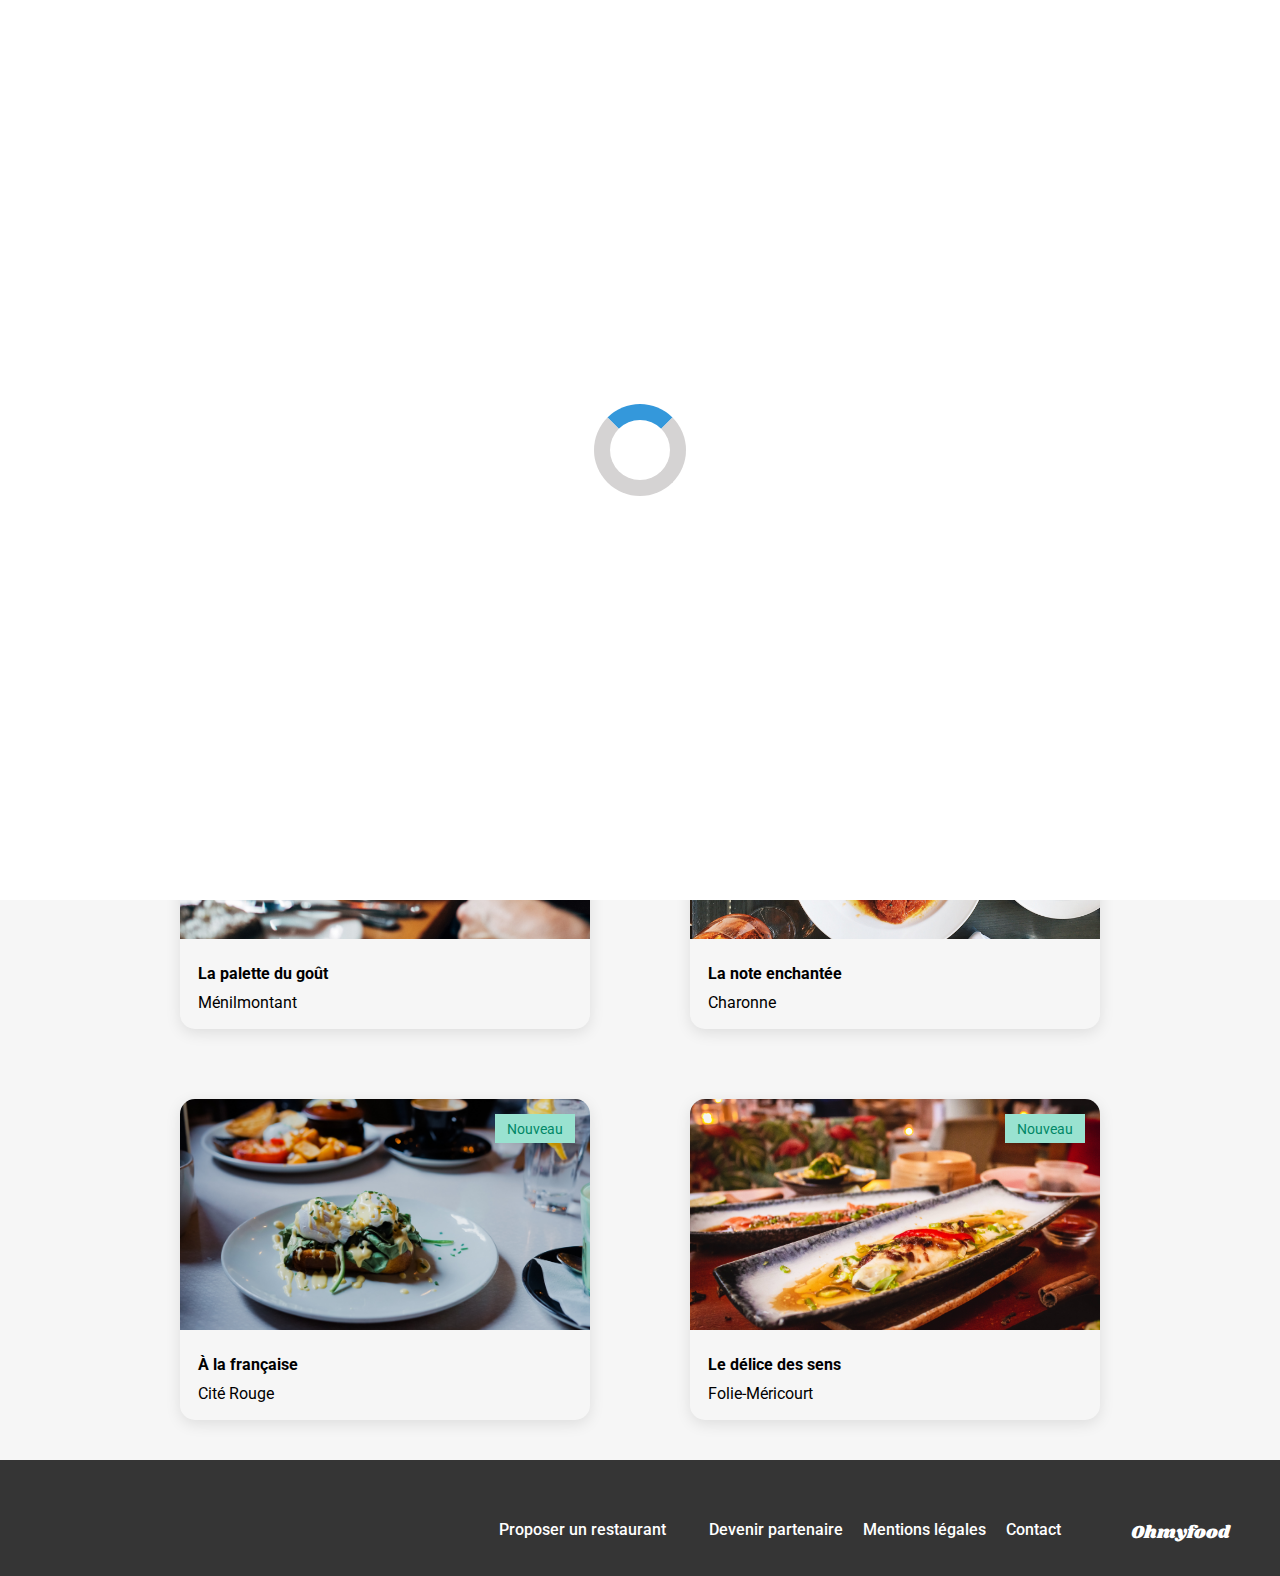
<file: index.html>
<!DOCTYPE html>
<html lang="fr">

<head>
    <meta charset="UTF-8">
    <meta name="viewport" content="width=device-width, initial-scale=1.0">
    <title>Ohmyfood</title>
    <link rel="preconnect" href="https://fonts.googleapis.com">
    <link rel="preconnect" href="https://fonts.gstatic.com" crossorigin>
    <link href="https://fonts.googleapis.com/css2?family=Roboto&display=swap" rel="stylesheet">
    <link href="https://fonts.googleapis.com/css2?family=Roboto&family=Shrikhand&display=swap" rel="stylesheet">
    <link rel="preconnect" href="https://fonts.googleapis.com">
    <link rel="preconnect" href="https://fonts.gstatic.com" crossorigin>
    <link href="https://fonts.googleapis.com/css2?family=Roboto:wght@700&display=swap" rel="stylesheet">

    <link rel="stylesheet" href="https://cdnjs.cloudflare.com/ajax/libs/font-awesome/6.2.1/css/all.min.css"
        integrity="sha512-MV7K8+y+gLIBoVD59lQIYicR65iaqukzvf/nwasF0nqhPay5w/9lJmVM2hMDcnK1OnMGCdVK+iQrJ7lzPJQd1w=="
        crossorigin="anonymous" referrerpolicy="no-referrer" />
    <link rel="stylesheet" href="styles.css">
</head>
<body>
    <div class="loader">
        <div class="spinner"></div>
    </div>


    <header>
        <div class="logo">
            <i class="fa-solid fa-arrow-right fa-rotate-180" ></i>
            <img src="images/logo/ohmyfood.png"  alt="logo ohmyfood">
        
        </div>
        <div class="location">
                  <i class="fa-solid fa-location-dot" style="color:#353535;"></i>
                  <form method="get" action="#">
                      <input type="text">
                  </form>
        </div>



    </header>

    <main>
        
     <div class="title-home">
         <h1>Réservez le menu qui vous convient</h1>
         <h2>Découvrez des restaurants d'exception,sélectionnés par nos soins.</h2>
     
         <div class="BtExplore">
             
             <button>Explorer nos restaurants</button>
         </div>
         
     </div>

     <section class="Fonction">
         
        
        <h3>Fonctionnement</h3>
        
        <div class="BtFonction">
            

            <div class="Group">
                
              <span>1</span>
                
              <i class="fa-solid fa-mobile-screen-button"></i>
              <p>Choisissez un restaurant</p>
            </div>

            <div class="Group">
                <span>2</span>
               <i class="fa-solid fa-list"></i>
               <p>Composez votre menu</p>
            </div>

            <div class="Group">
                <span>3</span>
                <i class="fa-solid fa-store"></i>
                <p>Dégustez au restaurant</p>
            </div>
        </div>
     </section>

     <section class="Restaurant">
      <h3>Restaurants</h3>
      <div class="Cards">
      
      <a href="La_palette_du_gout.html">
        <div class="card-content">
              
        
                <span>Nouveau</span>

           <img src="images/restaurants/jay.jpg" alt="table et assiette">

           <div class="card-content-bottom">

              <div class="card-content-hearts">
                  <i class="fa-solid fa-heart" ></i> 
                  <i class="fa-regular fa-heart"></i>
              </div>
        
              <article class="card-text">
                  <h4>La palette du goût</h4>
                  <p>Ménilmontant</p>
              </article>
        
           </div>
      </div>
      </a>

        
        <a href="La_note_enchantée.html">
        <div class="card-content">

            <span>Nouveau</span>
                
            <img src="images/restaurants/stil.jpg" alt="table et assiette">

            <div class="card-content-bottom">

                 <div class="card-content-hearts">
                      <i class="fa-regular fa-heart"></i>
                      <i class="fa-solid fa-heart" ></i>
                 </div>

                  <article class="card-text">

                      <h4>La note enchantée</h4>
                      <p>Charonne</p>

                 </article>
  
            </div>
          
        </div>
        </a>

            <a href="A_la_française.html">
            <div class="card-content">

                <span>Nouveau</span>
                <img src="images/restaurants/toa.jpg" alt="table et assiette">

               <div class="card-content-bottom">

                  <div class="card-content-hearts">
                     <i class="fa-regular fa-heart"></i>
                     <i class="fa-solid fa-heart" ></i>
                  </div>
              
                  <article class="card-text">
                  
                      <h4>À la française</h4>
                       <p>Cité Rouge</p>
              
                  </article>
               </div>
      
      
            </div>
            </a>

                <a href="Le_délice_des_sens.html">
                <div class="card-content">

                    <span>Nouveau</span>

                  <img src="images/restaurants/louis.jpg" alt="table et assiette">
                  
                  <div class="card-content-bottom">

                    <div class="card-content-hearts">
                       <i class="fa-regular fa-heart" ></i>
                       <i class="fa-solid fa-heart" ></i>
                    </div>

                     <article class="card-text">
                        <h4>Le délice des sens</h4>
                        <p>Folie-Méricourt</p>
                  
                     </article>
          
                  </div>
                  
                </div>
                </a>
        </div>
          
      </section>

    </main>

    <footer>

        
       <div class="footer-list">
        <h5>Ohmyfood</h5>
            
            <div class="list">
                   <i class="fa-solid fa-utensils" style="color: #ffffff;"></i>
                   <h6>Proposer un restaurant</h6>
            </div>
            <div class="list">
                <i class="fa-solid fa-handshake fa-xs" style="color: #ffffff;"> </i>  
                    <h6>Devenir partenaire</h6>

            </div>
            <h6>Mentions légales</h6>
            <h6>Contact</h6>

           

       </div>

    </footer>




</body>
</html>
</file>
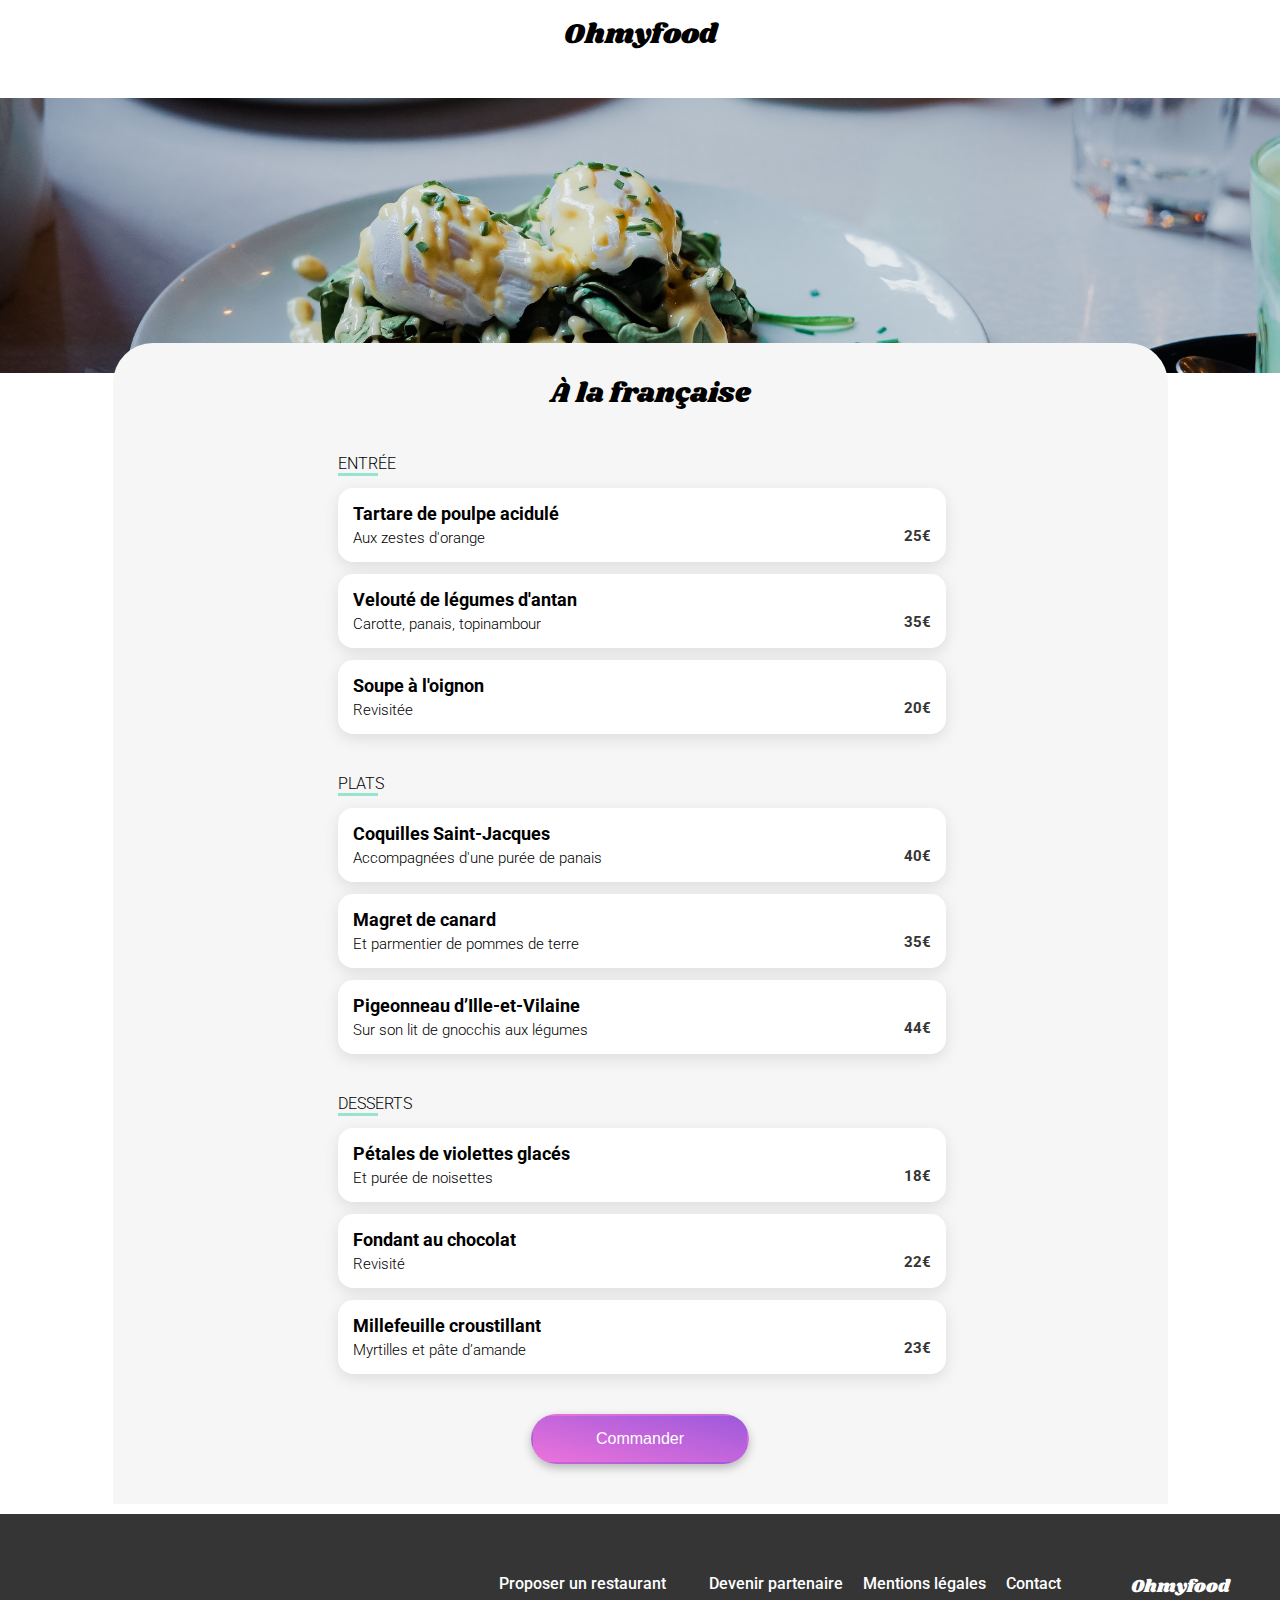
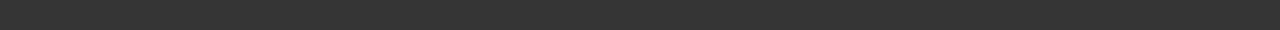
<file: A la française.html>
<!DOCTYPE html>
<html lang="fr">

<head>
    <meta charset="UTF-8">
    <meta name="viewport" content="width=device-width, initial-scale=1.0">
    <title>La palette du goût</title>
    <link rel="preconnect" href="https://fonts.googleapis.com">
    <link rel="preconnect" href="https://fontawesome.com">
    <link rel="preconnect" href="https://fonts.gstatic.com" crossorigin>
    <link href="https://fonts.googleapis.com/css2?family=Roboto&display=swap" rel="stylesheet">
    <link href="https://fonts.googleapis.com/css2?family=Roboto&family=Shrikhand&display=swap" rel="stylesheet">

    <link rel="stylesheet" href="https://cdnjs.cloudflare.com/ajax/libs/font-awesome/6.2.1/css/all.min.css"
        integrity="sha512-MV7K8+y+gLIBoVD59lQIYicR65iaqukzvf/nwasF0nqhPay5w/9lJmVM2hMDcnK1OnMGCdVK+iQrJ7lzPJQd1w=="
        crossorigin="anonymous" referrerpolicy="no-referrer" />
    <link rel="stylesheet" href="style1.css">
</head>

<body>
<header>
   
    <div class="header1">
      <a href="index.html">
    <i class="fa-solid fa-arrow-right fa-rotate-180 fa-xl" ></i>
      </a>
      
    <h1>Ohmyfood</h1>
    </div>

</header>
<main>
<section class="Menu">
           
            <img src="images/restaurants/toa.jpg" alt="assiette">
            

    <div class="cards">

            <article class="title">
              <h2>À la française</h2>

              <div class="title-hearts">
                 <i class="fa-solid fa-heart "></i>
                 <i class="fa-regular fa-heart"></i>
              </div>

            </article>
        <div class="menu-max">
               <h3>ENTRÉE</h3>

            <div class="card-price">

               <div class="check">
                  <i class="fa-solid fa-circle-check"></i>
               </div>
               

               <article class="card-content">
                  <div class="ellipsis-h4">
                      <h4>Tartare de poulpe acidulé</h4>
                      <p>o</p>
                  </div>
                
                 <div class="subtitle">
                   <p>Aux zestes d'orange</p>
                   <span>25€</span>
                 </div>
                
               </article>
               

            </div>

         <div class="card-price">
               <div class="check">
                  <i class="fa-solid fa-circle-check"></i>
               </div>
               
                <article class="card-content">

                  <div class="ellipsis-h4">
                       <h4>Velouté de légumes d'antan</h4>
                       <p>o</p>
                  </div>
                  <div class="subtitle">
                      <p>Carotte, panais, topinambour</p><span>35€</span>
                  </div>
 
                </article>
 
         </div>

         <div class="card-price">
               <div class="check">
                  <i class="fa-solid fa-circle-check"></i>
               </div>
               

                <article class="card-content">
                  <div class="ellipsis-h4">
                       <h4>Soupe à l'oignon</h4>
                       <p>o</p>
                  </div>
                  <div class="subtitle">
                     <p>Revisitée</p><span>20€</span>
                  </div>
 
                </article>


 
         </div>

          

            <h3>PLATS</h3>
             <div class="card-price">
               <div class="check">
                  <i class="fa-solid fa-circle-check"></i>
               </div>
               

                <article class="card-content">
                  <div class="ellipsis-h4">
                     <h4>Coquilles Saint-Jacques</h4>
                     <p>o</p>
                  </div>
                  <div class="subtitle">
                     <p>Accompagnées d'une purée de panais</p><span>40€</span>
                  </div>
 
                </article>
 
             </div>

             <div class="card-price">
               <div class="check">
                  <i class="fa-solid fa-circle-check"></i>
               </div>
              

                <article class="card-content">
                  <div class="ellipsis-h4">
                     <h4>Magret de canard</h4>
                     <p>o</p>
                  </div>
                  <div class="subtitle">
                     <p>Et parmentier de pommes de terre</p><span>35€</span>
                  </div>
 
                </article>
 
          </div>

          <div class="card-price">
               <div class="check">
                  <i class="fa-solid fa-circle-check"></i>
               </div>
               

                <article class="card-content">
                  <div class="ellipsis-h4">
                     <h4>Pigeonneau d’Ille-et-Vilaine</h4>
                     <p>o</p>
                  </div>
                  <div class="subtitle">
                      <p>Sur son lit de gnocchis aux légumes</p><span>44€</span>
                  </div>
 
                </article>
 
          </div>

             <h3>DESSERTS</h3>

             <div class="card-price">
               <div class="check">
                  <i class="fa-solid fa-circle-check"></i>
               </div>
               <div class="check-hidden"></div>

                <article class="card-content">
                  <div class="ellipsis-h4">
                     <h4>Pétales de violettes glacés</h4>
                     <p>o</p>
                  </div>
                  <div class="subtitle">
                      <p>Et purée de noisettes</p><span>18€</span>
                  </div>
 
                </article>
 
          </div>

             <div class="card-price">
               <div class="check">
                  <i class="fa-solid fa-circle-check"></i>
               </div>
               

                <article class="card-content">
                  <div class="ellipsis-h4">
                       <h4>Fondant au chocolat</h4>
                       <p>o</p>
                 </div>
                 <div class="subtitle">
                      <p>Revisité</p><span>22€</span>
                 </div>
 
                </article>
 
         </div>
          <div class="card-price">

               <div class="check">
                  <i class="fa-solid fa-circle-check"></i>
               </div>

                <article class="card-content">
                  <div class="ellipsis-h4">
                     <h4>Millefeuille croustillant</h4>
                     <p>o</p>
                  </div>
                 <div class="subtitle">
                     <p>Myrtilles et pâte d’amande</p><span>23€</span>
                 </div>
 
                </article>
 
          </div>
     </div>
              <div class="BtCommand">
                  <button>Commander</button>
              </div>
 </div>

</section>

</main>

<footer>

        
    <div class="footer-list">
     <h5>Ohmyfood</h5>
         
         <div class="list">
                <i class="fa-solid fa-utensils" style="color: #ffffff;"></i>
                <h6>Proposer un restaurant</h6>
         </div>
         <div class="list">
             <i class="fa-solid fa-handshake fa-xs" style="color: #ffffff;"> </i>  
                 <h6>Devenir partenaire</h6>

         </div>
         <h6>Mentions légales</h6>
         <h6>Contact</h6>

        

    </div>

 </footer>


</body>
</html>
</file>
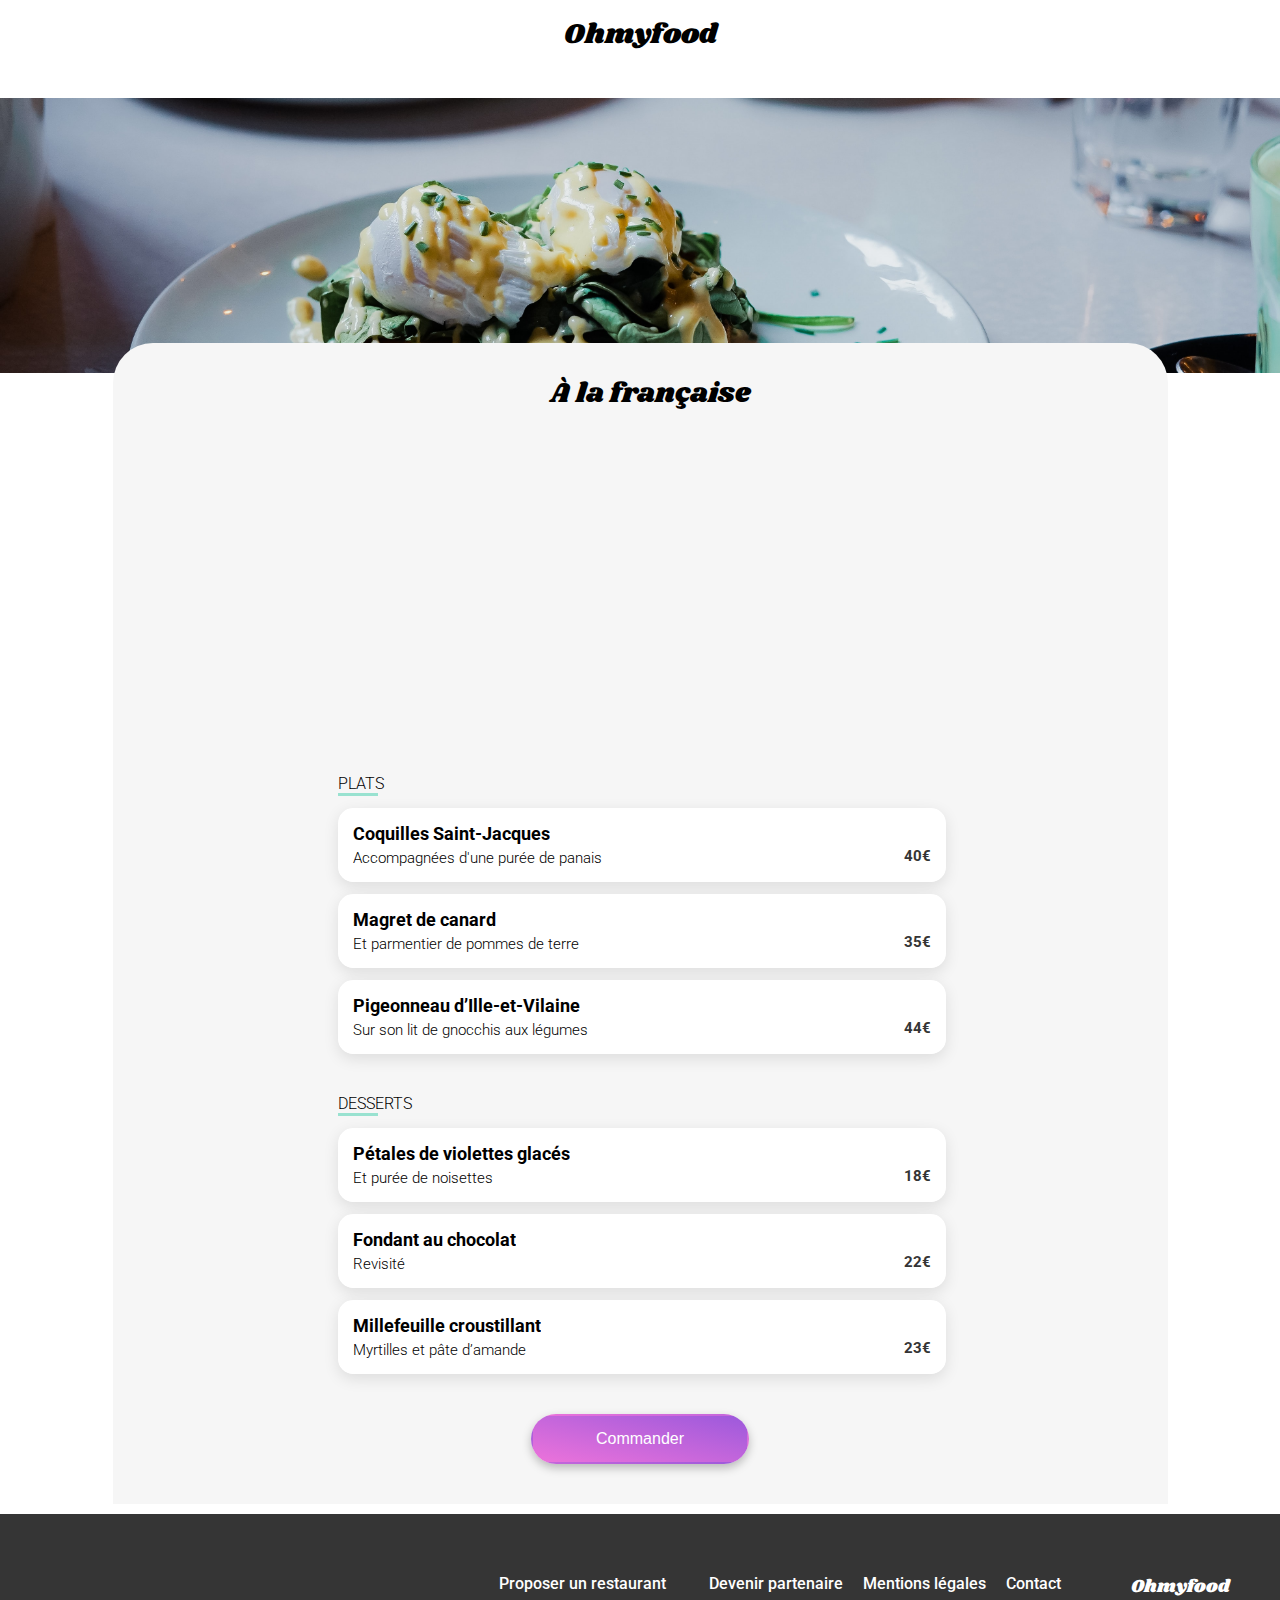
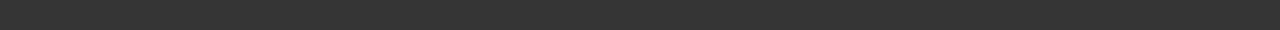
<file: A_la_française.html>
<!DOCTYPE html>
<html lang="fr">

<head>
    <meta charset="UTF-8">
    <meta name="viewport" content="width=device-width, initial-scale=1.0">
    <title>A la française</title>
    <link rel="preconnect" href="https://fonts.googleapis.com">
    <link rel="preconnect" href="https://fontawesome.com">
    <link rel="preconnect" href="https://fonts.gstatic.com" crossorigin>
    <link href="https://fonts.googleapis.com/css2?family=Roboto&display=swap" rel="stylesheet">
    <link href="https://fonts.googleapis.com/css2?family=Roboto&family=Shrikhand&display=swap" rel="stylesheet">

    <link rel="stylesheet" href="https://cdnjs.cloudflare.com/ajax/libs/font-awesome/6.2.1/css/all.min.css"
        integrity="sha512-MV7K8+y+gLIBoVD59lQIYicR65iaqukzvf/nwasF0nqhPay5w/9lJmVM2hMDcnK1OnMGCdVK+iQrJ7lzPJQd1w=="
        crossorigin="anonymous" referrerpolicy="no-referrer" />
    <link rel="stylesheet" href="style1.css">
</head>

<body>
<header>
   
    <div class="header1">
      <a href="index.html">
    <i class="fa-solid fa-arrow-right fa-rotate-180 fa-xl" ></i>
      </a>
      
    <h1>Ohmyfood</h1>
    </div>

</header>
<main>
<section class="Menu">
           
            <img src="images/restaurants/toa.jpg" alt="assiette">
            

    <div class="cards">

            <article class="title">
              <h2>À la française</h2>

              <div class="title-hearts">
                 <i class="fa-solid fa-heart "></i>
                 <i class="fa-regular fa-heart"></i>
              </div>

            </article>
      <div class="menu-max">
         <div class="entree">
               <h3>ENTRÉE</h3>

            <div class="card-price">

               <div class="check">
                  <i class="fa-solid fa-circle-check"></i>
               </div>
               

               <div class="card-content">
                  <article class="ellipsis-h4">
                      <h4>Tartare de poulpe acidulé</h4>
                      <p>o</p>
                  </article>
                
                 <div class="subtitle">
                   <p>Aux zestes d'orange</p>
                   <span>25€</span>
                 </div>
                
               </div>
            </div>

            

         <div class="card-price">
               <div class="check">
                  <i class="fa-solid fa-circle-check"></i>
               </div>
               
                <div class="card-content">

                    <article class="ellipsis-h4">
                          <h4>Velouté de légumes d'antan</h4>
                          <p>o</p>
                    </article>
                    <div class="subtitle">
                         <p>Carotte, panais, topinambour</p><span>35€</span>
                    </div>
 
                </div>
 
         </div>

          <div class="card-price">
               <div class="check">
                  <i class="fa-solid fa-circle-check"></i>
               </div>
               

                <div class="card-content">
                   <article class="ellipsis-h4">
                       <h4>Soupe à l'oignon</h4>
                       <p>o</p>
                   </article>
                   <div class="subtitle">
                     <p>Revisitée</p><span>20€</span>
                   </div>
 
                </div>
          </div>
      </div>
          
            <div class="plats">
               <h3>PLATS</h3>
                   <div class="card-price">
                       <div class="check">
                          <i class="fa-solid fa-circle-check"></i>
                       </div>
               

                       <div class="card-content">
                             <article class="ellipsis-h4">
                                <h4>Coquilles Saint-Jacques</h4>
                                <p>o</p>
                            </article>
                            <div class="subtitle">
                                    <p>Accompagnées d'une purée de panais</p><span>40€</span>
                            </div>
 
                       </div>
 
                   </div>

             <div class="card-price">
                 <div class="check">
                       <i class="fa-solid fa-circle-check"></i>
                 </div>
              

                <div class="card-content">
                    <article class="ellipsis-h4">
                        <h4>Magret de canard</h4>
                        <p>o</p>
                    </article>
                    <div class="subtitle">
                         <p>Et parmentier de pommes de terre</p><span>35€</span>
                    </div>
 
                </div>
 
             </div>

             <div class="card-price">
                   <div class="check">
                        <i class="fa-solid fa-circle-check"></i>
                   </div>
               

                   <div class="card-content">
                      <article class="ellipsis-h4">
                         <h4>Pigeonneau d’Ille-et-Vilaine</h4>
                         <p>o</p>
                      </article>
                      <div class="subtitle">
                            <p>Sur son lit de gnocchis aux légumes</p><span>44€</span>
                      </div>
 
                   </div>
 
              </div>
         </div>


         <div class="desserts">
                  <h3>DESSERTS</h3>

             <div class="card-price">
                        <div class="check">
                             <i class="fa-solid fa-circle-check"></i>
                       </div>
               

                <div class="card-content">
                       <article class="ellipsis-h4">
                         <h4>Pétales de violettes glacés</h4>
                         <p>o</p>
                       </article>
                       <div class="subtitle">
                         <p>Et purée de noisettes</p><span>18€</span>
                       </div>
 
                </div>
 
             </div>

             <div class="card-price">
                 <div class="check">
                     <i class="fa-solid fa-circle-check"></i>
                 </div>
               

                <div class="card-content">
                    <article class="ellipsis-h4">
                           <h4>Fondant au chocolat</h4>
                           <p>o</p>
                    </article>
                    <div class="subtitle">
                          <p>Revisité</p><span>22€</span>
                    </div>
 
                </div>
 
             </div>
             <div class="card-price">

                     <div class="check">
                          <i class="fa-solid fa-circle-check"></i>
                    </div>

                    <div class="card-content">
                      <article class="ellipsis-h4">
                         <h4>Millefeuille croustillant</h4>
                         <p>o</p>
                      </article>
                      <div class="subtitle">
                         <p>Myrtilles et pâte d’amande</p><span>23€</span>
                      </div>
 
                   </div>
 
             </div>
     </div>
</div>
              <div class="BtCommand">
                  <button>Commander</button>
              </div>
 </div>

</section>

</main>

<footer>

        
    <div class="footer-list">
         <h5>Ohmyfood</h5>
         
         <div class="list">
                <i class="fa-solid fa-utensils" style="color: #ffffff;"></i>
                <h6>Proposer un restaurant</h6>
         </div>
         <div class="list">
                 <i class="fa-solid fa-handshake fa-xs" style="color: #ffffff;"> </i>  
                 <h6>Devenir partenaire</h6>

         </div>
         <h6>Mentions légales</h6>
         <h6>Contact</h6>

        

    </div>

 </footer>


</body>
</html>
</file>
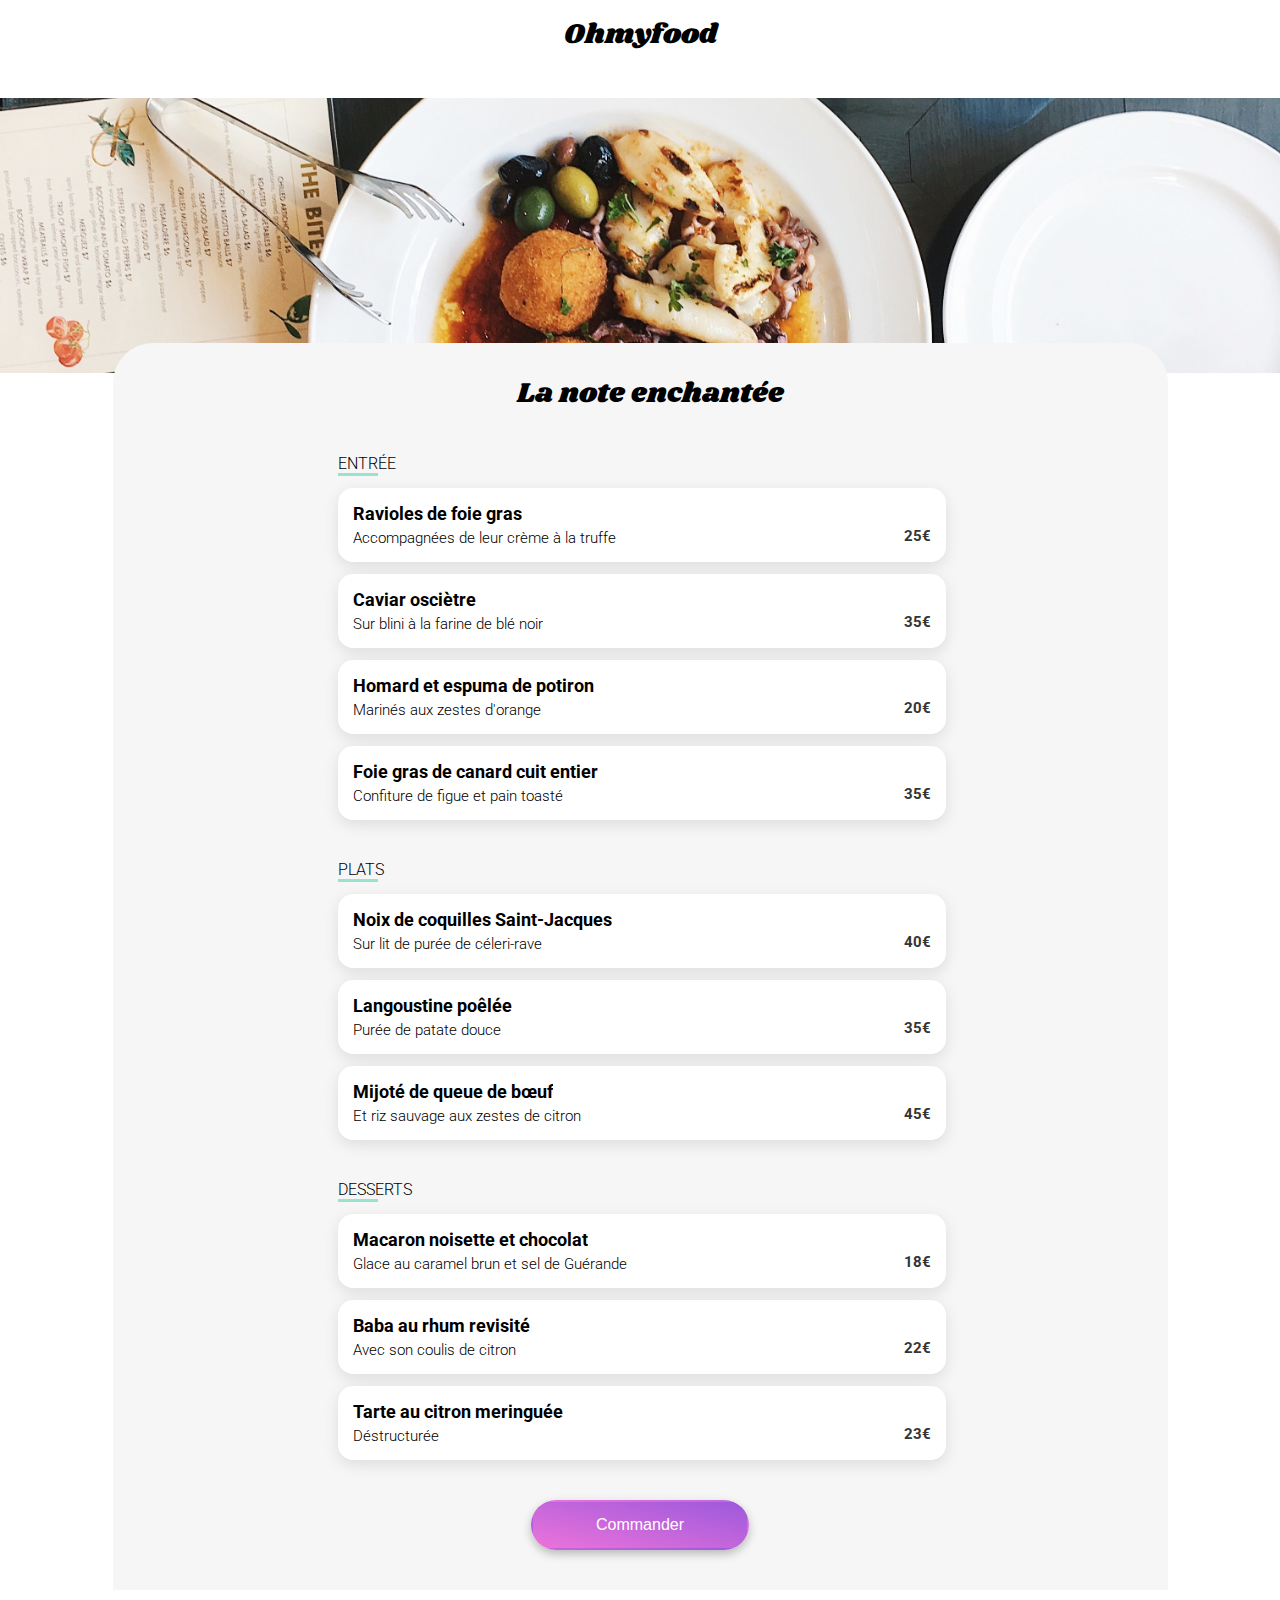
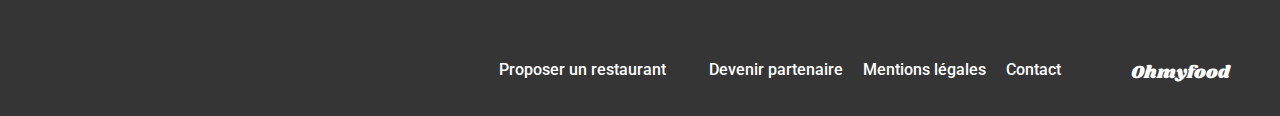
<file: La note enchantée.html>
<!DOCTYPE html>
<html lang="fr">

<head>
    <meta charset="UTF-8">
    <meta name="viewport" content="width=device-width, initial-scale=1.0">
    <title>La palette du goût</title>
    <link rel="preconnect" href="https://fonts.googleapis.com">
    <link rel="preconnect" href="https://fontawesome.com">
    <link rel="preconnect" href="https://fonts.gstatic.com" crossorigin>
    <link href="https://fonts.googleapis.com/css2?family=Roboto&display=swap" rel="stylesheet">
    <link href="https://fonts.googleapis.com/css2?family=Roboto&family=Shrikhand&display=swap" rel="stylesheet">

    <link rel="stylesheet" href="https://cdnjs.cloudflare.com/ajax/libs/font-awesome/6.2.1/css/all.min.css"
        integrity="sha512-MV7K8+y+gLIBoVD59lQIYicR65iaqukzvf/nwasF0nqhPay5w/9lJmVM2hMDcnK1OnMGCdVK+iQrJ7lzPJQd1w=="
        crossorigin="anonymous" referrerpolicy="no-referrer" />
    <link rel="stylesheet" href="style1.css">
</head>

<body>
<header>
   
    <div class="header1">
      <a href="index.html">
    <i class="fa-solid fa-arrow-right fa-rotate-180 fa-xl" ></i>
      </a>
      
    <h1>Ohmyfood</h1>
    </div>

</header>
<main>
<section class="Menu">
           
            <img src="images/restaurants/stil.jpg" alt="assiettes">
            

    <div class="cards">

            <article class="title">
              <h2>La note enchantée</h2>

              <div class="title-hearts">
                 <i class="fa-solid fa-heart "></i>
                 <i class="fa-regular fa-heart"></i>
              </div>

            </article>
        <div class="menu-max">
               <h3>ENTRÉE</h3>

            <div class="card-price">

               <div class="check">
                  <i class="fa-solid fa-circle-check"></i>
               </div>
               

               <article class="card-content">
                  <div class="ellipsis-h4">
                <h4>Ravioles de foie gras </h4>
                <p>o</p>
                  </div>
                

                <div class="subtitle">
                <p>Accompagnées de leur crème à la truffe </p>
                
                <span>25€</span>
                

                </div>
                
               </article>
               

            </div>

         <div class="card-price">
               <div class="check">
                  <i class="fa-solid fa-circle-check"></i>
               </div>
               
                <article class="card-content">

                  <div class="ellipsis-h4">
                       <h4>Caviar osciètre </h4>
                       <p>o</p>
                  </div>
                  <div class="subtitle">
                      <p>Sur blini à la farine de blé noir</p><span>35€</span>
                  </div>
 
                </article>
 
         </div>

         <div class="card-price">
               <div class="check">
                  <i class="fa-solid fa-circle-check"></i>
               </div>
               

                <article class="card-content">
                  <div class="ellipsis-h4">
                       <h4>Homard et espuma de potiron</h4>
                       <p>o</p>
                  </div>
                  <div class="subtitle">
                     <p>Marinés aux zestes d'orange</p><span>20€</span>
                  </div>
 
                </article>


 
         </div>

          <div class="card-price">

                <div class="check">
                   <i class="fa-solid fa-circle-check"></i>
                </div>
                
                <article class="card-content">
                   <div class="ellipsis-h4">
                        <h4>Foie gras de canard cuit entier</h4>
                        <p>o</p>
                   </div>
                   <div class="subtitle">
                      <p>Confiture de figue et pain toasté</p><span>35€</span>
                   </div>
  
                </article>
  
          </div>

            <h3>PLATS</h3>
             <div class="card-price">
               <div class="check">
                  <i class="fa-solid fa-circle-check"></i>
               </div>
               

                <article class="card-content">
                  <div class="ellipsis-h4">
                     <h4>Noix de coquilles Saint-Jacques</h4>
                     <p>o</p>
                  </div>
                  <div class="subtitle">
                     <p>Sur lit de purée de céleri-rave</p><span>40€</span>
                  </div>
 
                </article>
 
             </div>

             <div class="card-price">
               <div class="check">
                  <i class="fa-solid fa-circle-check"></i>
               </div>
              

                <article class="card-content">
                  <div class="ellipsis-h4">
                     <h4>Langoustine poêlée</h4>
                     <p>o</p>
                  </div>
                  <div class="subtitle">
                     <p>Purée de patate douce</p><span>35€</span>
                  </div>
 
                </article>
 
          </div>

          <div class="card-price">
               <div class="check">
                  <i class="fa-solid fa-circle-check"></i>
               </div>
               

                <article class="card-content">
                  <div class="ellipsis-h4">
                     <h4>Mijoté de queue de bœuf</h4>
                     <p>o</p>
                  </div>
                 <div class="subtitle">
                 <p>Et riz sauvage aux zestes de citron</p><span>45€</span>
                 </div>
 
                </article>
 
          </div>

             <h3>DESSERTS</h3>

             <div class="card-price">
               <div class="check">
                  <i class="fa-solid fa-circle-check"></i>
               </div>
               <div class="check-hidden"></div>

                <article class="card-content">
                  <div class="ellipsis-h4">
                     <h4>Macaron noisette et chocolat</h4>
                     <p>o</p>
                  </div>
                  <div class="subtitle">
                      <p>Glace au caramel brun et sel de Guérande</p><span>18€</span>
                  </div>
 
                </article>
 
          </div>

             <div class="card-price">
               <div class="check">
                  <i class="fa-solid fa-circle-check"></i>
               </div>
               

                <article class="card-content">
                  <div class="ellipsis-h4">
                       <h4>Baba au rhum revisité</h4>
                       <p>o</p>
                 </div>
                 <div class="subtitle">
                      <p>Avec son coulis de citron</p><span>22€</span>
                 </div>
 
                </article>
 
         </div>
          <div class="card-price">

               <div class="check">
                  <i class="fa-solid fa-circle-check"></i>
               </div>

                <article class="card-content">
                  <div class="ellipsis-h4">
                     <h4>Tarte au citron meringuée </h4>
                     <p>o</p>
                  </div>
                 <div class="subtitle">
                     <p>Déstructurée</p><span>23€</span>
                 </div>
 
                </article>
 
          </div>
     </div>
              <div class="BtCommand">
                  <button>Commander</button>
              </div>
 </div>

</section>

</main>

<footer>

        
    <div class="footer-list">
     <h5>Ohmyfood</h5>
         
         <div class="list">
                <i class="fa-solid fa-utensils" style="color: #ffffff;"></i>
                <h6>Proposer un restaurant</h6>
         </div>
         <div class="list">
             <i class="fa-solid fa-handshake fa-xs" style="color: #ffffff;"> </i>  
                 <h6>Devenir partenaire</h6>

         </div>
         <h6>Mentions légales</h6>
         <h6>Contact</h6>

        

    </div>

 </footer>


</body>
</html>
</file>
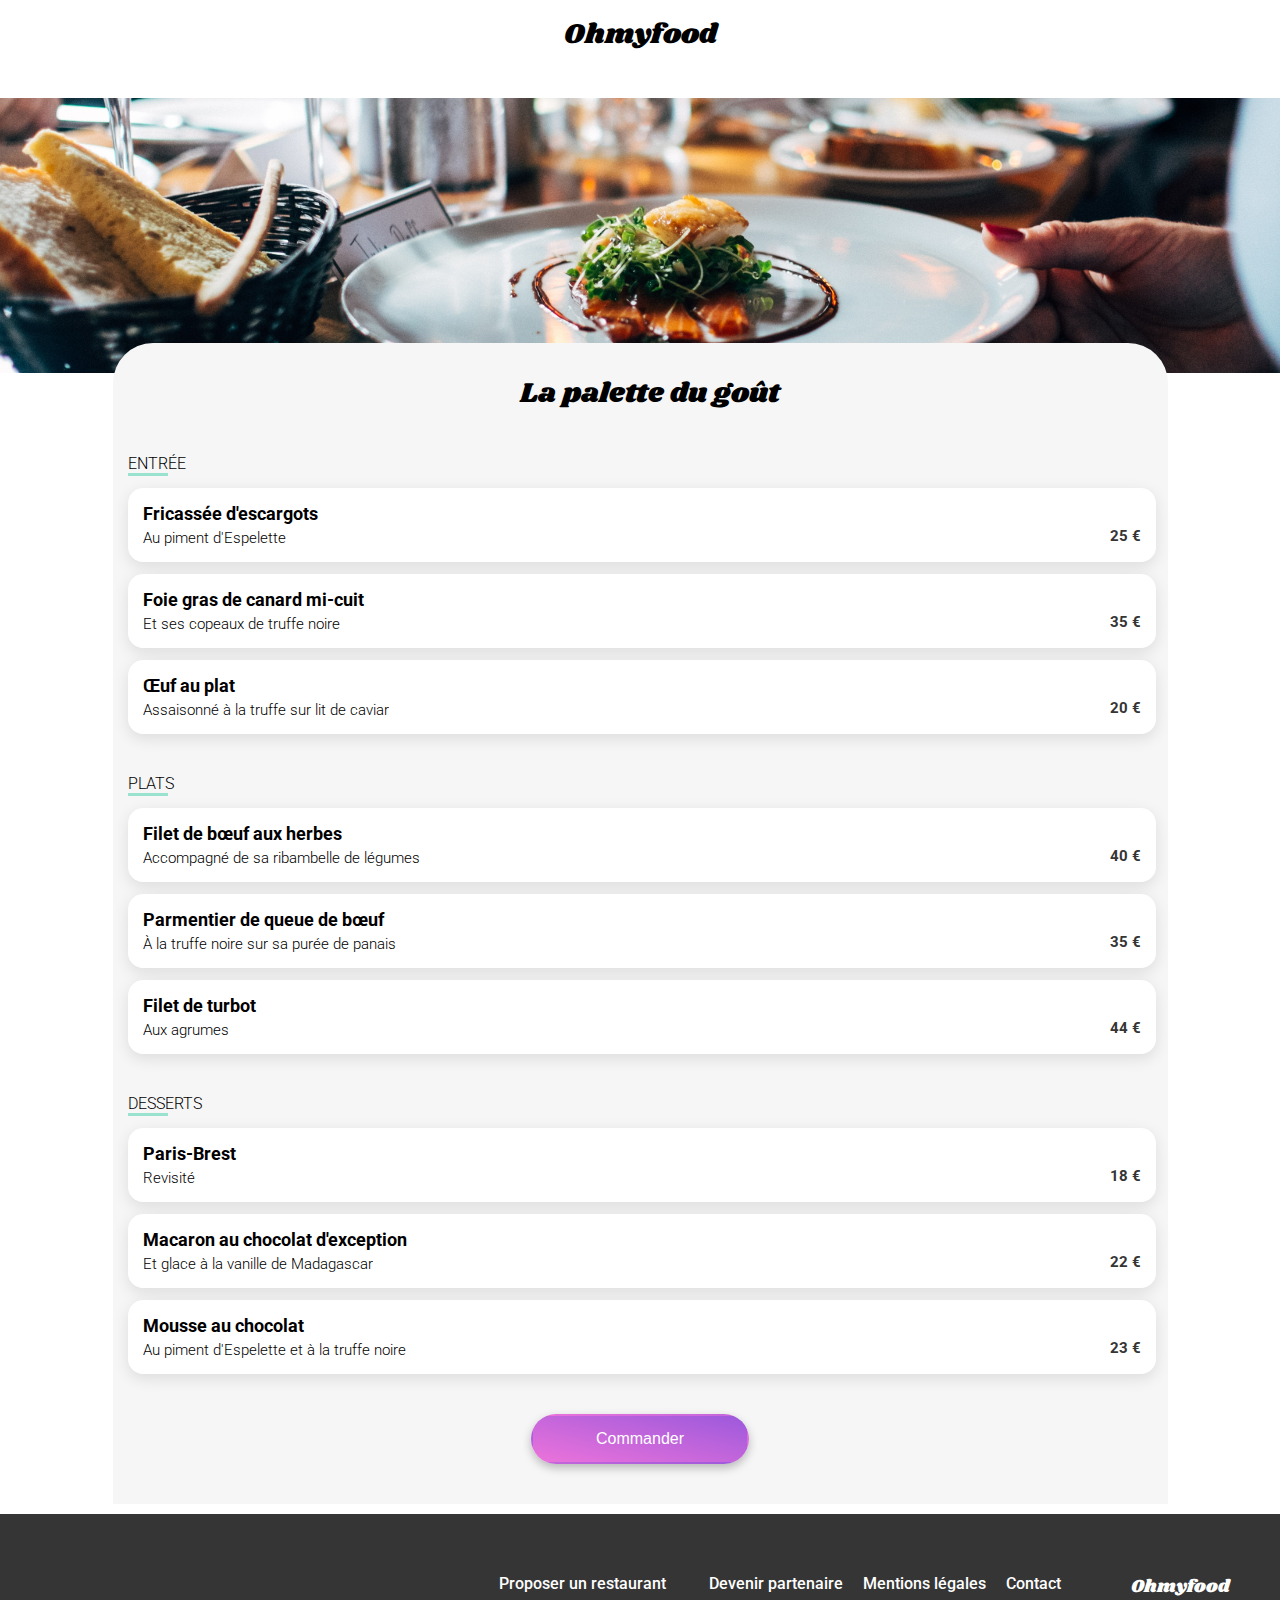
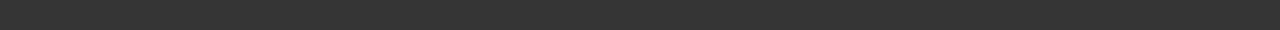
<file: La palette du gout.html>
<!DOCTYPE html>
<html lang="fr">

<head>
    <meta charset="UTF-8">
    <meta name="viewport" content="width=device-width, initial-scale=1.0">
    <title>La palette du goût</title>
    <link rel="preconnect" href="https://fonts.googleapis.com">
    <link rel="preconnect" href="https://fontawesome.com">
    <link rel="preconnect" href="https://fonts.gstatic.com" crossorigin>
    <link href="https://fonts.googleapis.com/css2?family=Roboto&display=swap" rel="stylesheet">
    <link href="https://fonts.googleapis.com/css2?family=Roboto&family=Shrikhand&display=swap" rel="stylesheet">

    <link rel="stylesheet" href="https://cdnjs.cloudflare.com/ajax/libs/font-awesome/6.2.1/css/all.min.css"
        integrity="sha512-MV7K8+y+gLIBoVD59lQIYicR65iaqukzvf/nwasF0nqhPay5w/9lJmVM2hMDcnK1OnMGCdVK+iQrJ7lzPJQd1w=="
        crossorigin="anonymous" referrerpolicy="no-referrer" />
    <link rel="stylesheet" href="style1.css">
</head>

<body>
<header>
   
    <div class="header1">
      <a href="index.html">
    <i class="fa-solid fa-arrow-right fa-rotate-180 fa-xl" ></i>
      </a>
      
    <h1>Ohmyfood</h1>
    </div>

</header>
<main>
    <section class="Menu">
           
            <img src="images/restaurants/jay.jpg" alt="assiette">
            

        <div class="cards">

            <article class="title">
              <h2>La palette du goût</h2>

              <div class="title-hearts">
              <i class="fa-solid fa-heart "></i>
              <i class="fa-regular fa-heart"></i>
              </div>

            </article>
            <h3>ENTRÉE</h3>

            <div class="card-price">

               <div class="check">
                  <i class="fa-solid fa-circle-check"></i>
               </div>
               <div class="check-hidden"></div>

               <article class="card-content">

                <h4>Fricassée d'escargots</h4>
                

                <div class="subtitle">
                <p>Au piment d'Espelette </p>
                
                <span>25 €</span>
                

                </div>
                
               </article>
               

            </div>

            <div class="card-price">
               <div class="check">
                  <i class="fa-solid fa-circle-check"></i>
               </div>
               <div class="check-hidden"></div>



                <article class="card-content">
 
                 <h4>Foie gras de canard mi-cuit</h4>
                 <div class="subtitle">
                 <p>Et ses copeaux de truffe noire </p><span>35 €</span>
                 </div>
 
                </article>
 
             </div>

             <div class="card-price">
               <div class="check">
                  <i class="fa-solid fa-circle-check"></i>
               </div>
               <div class="check-hidden"></div>

                <article class="card-content">
 
                 <h4>Œuf au plat</h4>
                 <div class="subtitle">
                 <p>Assaisonné à la truffe sur lit de caviar </p><span>20 €</span>
                 </div>
 
                </article>
 
             </div>
            <h3>PLATS</h3>
             <div class="card-price">
               <div class="check">
                  <i class="fa-solid fa-circle-check"></i>
               </div>
               <div class="check-hidden"></div>

                <article class="card-content">
 
                 <h4>Filet de bœuf aux herbes</h4>
                 <div class="subtitle">
                 <p>Accompagné de sa ribambelle de légumes </p><span>40 €</span>
                 </div>
 
                </article>
 
             </div>

             <div class="card-price">
               <div class="check">
                  <i class="fa-solid fa-circle-check"></i>
               </div>
               <div class="check-hidden"></div>

                <article class="card-content">
 
                 <h4>Parmentier de queue de bœuf</h4>
                 <div class="subtitle">
                 <p>À la truffe noire sur sa purée de panais </p><span>35 €</span>
                 </div>
 
                </article>
 
             </div>

             <div class="card-price">
               <div class="check">
                  <i class="fa-solid fa-circle-check"></i>
               </div>
               <div class="check-hidden"></div>

                <article class="card-content">
 
                 <h4>Filet de turbot</h4>
                 <div class="subtitle">
                 <p>Aux agrumes </p><span>44 €</span>
                 </div>
 
                </article>
 
             </div>

             <h3>DESSERTS</h3>

             <div class="card-price">
               <div class="check">
                  <i class="fa-solid fa-circle-check"></i>
               </div>
               <div class="check-hidden"></div>

                <article class="card-content">
 
                 <h4>Paris-Brest</h4>
                 <div class="subtitle">
                 <p>Revisité </p><span>18 €</span>
                 </div>
 
                </article>
 
             </div>

             <div class="card-price">
               <div class="check">
                  <i class="fa-solid fa-circle-check"></i>
               </div>
               <div class="check-hidden"></div>

                <article class="card-content">
 
                 <h4>Macaron au chocolat d'exception</h4>
                 <div class="subtitle">
                 <p>Et glace à la vanille de Madagascar </p><span>22 €</span>
                 </div>
 
                </article>
 
             </div>
             <div class="card-price">

               <div class="check">
                  <i class="fa-solid fa-circle-check"></i>
               </div>
               <div class="check-hidden"></div>

                <article class="card-content">
 
                 <h4>Mousse au chocolat</h4>
                 <div class="subtitle">
                 <p>Au piment d'Espelette et à la truffe noire </p><span>23 €</span>
                 </div>
 
                </article>
 
             </div>
              <div class="BtCommand">
              <button>Commander</button>
              </div>
        </div>

    </section>

</main>

<footer>

        
    <div class="footer-list">
     <h5>Ohmyfood</h5>
         
         <div class="list">
                <i class="fa-solid fa-utensils" style="color: #ffffff;"></i>
                <h6>Proposer un restaurant</h6>
         </div>
         <div class="list">
             <i class="fa-solid fa-handshake fa-xs" style="color: #ffffff;"> </i>  
                 <h6>Devenir partenaire</h6>

         </div>
         <h6>Mentions légales</h6>
         <h6>Contact</h6>

        

    </div>

 </footer>


</body>
</html>
</file>
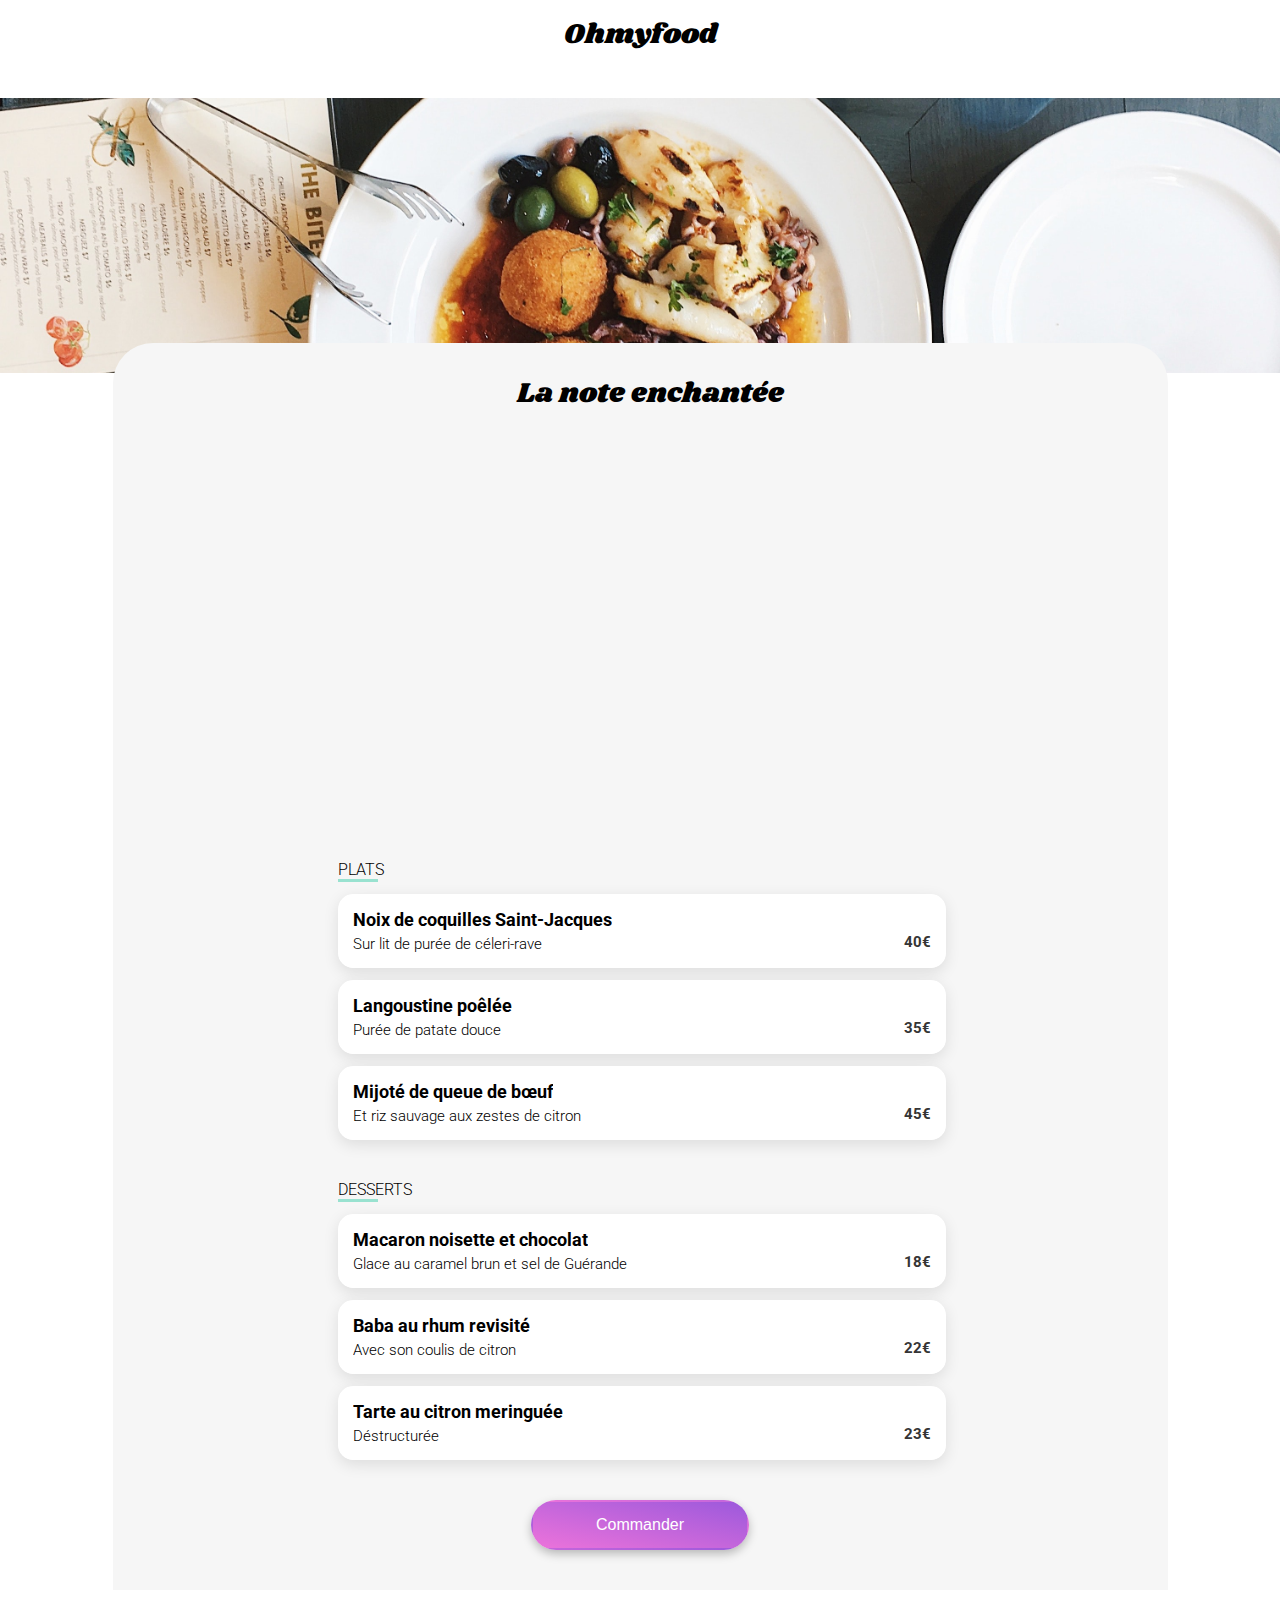
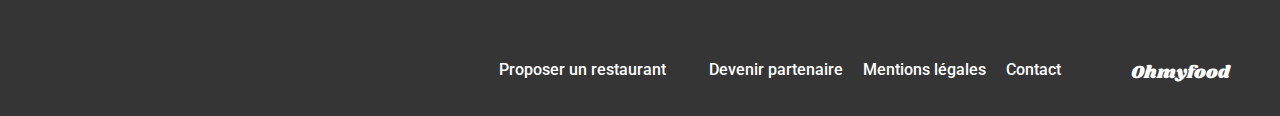
<file: La_note_enchantée.html>
<!DOCTYPE html>
<html lang="fr">

<head>
    <meta charset="UTF-8">
    <meta name="viewport" content="width=device-width, initial-scale=1.0">
    <title>La note enchantée</title>
    <link rel="preconnect" href="https://fonts.googleapis.com">
    <link rel="preconnect" href="https://fontawesome.com">
    <link rel="preconnect" href="https://fonts.gstatic.com" crossorigin>
    <link href="https://fonts.googleapis.com/css2?family=Roboto&display=swap" rel="stylesheet">
    <link href="https://fonts.googleapis.com/css2?family=Roboto&family=Shrikhand&display=swap" rel="stylesheet">

    <link rel="stylesheet" href="https://cdnjs.cloudflare.com/ajax/libs/font-awesome/6.2.1/css/all.min.css"
        integrity="sha512-MV7K8+y+gLIBoVD59lQIYicR65iaqukzvf/nwasF0nqhPay5w/9lJmVM2hMDcnK1OnMGCdVK+iQrJ7lzPJQd1w=="
        crossorigin="anonymous" referrerpolicy="no-referrer" />
    <link rel="stylesheet" href="style1.css">
</head>

<body>
<header>
   
    <div class="header1">
      <a href="index.html">
    <i class="fa-solid fa-arrow-right fa-rotate-180 fa-xl" ></i>
      </a>
      
    <h1>Ohmyfood</h1>
    </div>

</header>
<main>
<section class="Menu">
           
            <img src="images/restaurants/stil.jpg" alt="assiettes">
            

   <div class="cards">

            <article class="title">
              <h2>La note enchantée</h2>

              <div class="title-hearts">
                 <i class="fa-solid fa-heart "></i>
                 <i class="fa-regular fa-heart"></i>
              </div>

            </article>
      <div class="menu-max">
         <div class="entree">
               <h3>ENTRÉE</h3>

            <div class="card-price">

               <div class="check">
                  <i class="fa-solid fa-circle-check"></i>
               </div>
               

               <div class="card-content">
                  <div class="ellipsis-h4">
                     <h4>Ravioles de foie gras </h4>
                     <p>o</p>
                  </div>
                

                 <div class="subtitle">
                     <p>Accompagnées de leur crème à la truffe </p>
                     <span>25€</span>
                 </div>
                
               </div>
               

            </div>

         <div class="card-price">
                <div class="check">
                   <i class="fa-solid fa-circle-check"></i>
                </div>
               
                <div class="card-content">

                    <div class="ellipsis-h4">
                          <h4>Caviar osciètre </h4>
                          <p>o</p>
                    </div>
                    <div class="subtitle">
                      <p>Sur blini à la farine de blé noir</p><span>35€</span>
                    </div>
 
                </div>
 
         </div>

         <div class="card-price">
                <div class="check">
                   <i class="fa-solid fa-circle-check"></i>
                </div>
               

                <div class="card-content">
                   <div class="ellipsis-h4">
                       <h4>Homard et espuma de potiron</h4>
                       <p>o</p>
                   </div>
                   <div class="subtitle">
                      <p>Marinés aux zestes d'orange</p><span>20€</span>
                   </div>
 
                </div>
 
         </div>
         

          <div class="card-price">

                <div class="check">
                   <i class="fa-solid fa-circle-check"></i>
                </div>
                
                <div class="card-content">
                   <div class="ellipsis-h4">
                        <h4>Foie gras de canard cuit entier</h4>
                        <p>o</p>
                   </div>
                   <div class="subtitle">
                      <p>Confiture de figue et pain toasté</p><span>35€</span>
                   </div>
  
                </div>
  
          </div>
         </div>


            <div class="plats">
                 <h3>PLATS</h3>
                 <div class="card-price">
                      <div class="check">
                          <i class="fa-solid fa-circle-check"></i>
                     </div>
               

                    <div class="card-content">
                        <div class="ellipsis-h4">
                           <h4>Noix de coquilles Saint-Jacques</h4>
                           <p>o</p>
                       </div>
                       <div class="subtitle">
                            <p>Sur lit de purée de céleri-rave</p><span>40€</span>
                      </div>
 
                   </div>
 
                </div>

                <div class="card-price">
                      <div class="check">
                          <i class="fa-solid fa-circle-check"></i>
                      </div>
              

                   <div class="card-content">
                         <div class="ellipsis-h4">
                            <h4>Langoustine poêlée</h4>
                            <p>o</p>
                         </div>
                         <div class="subtitle">
                             <p>Purée de patate douce</p><span>35€</span>
                         </div>
 
                   </div>
 
                </div>

                <div class="card-price">
                     <div class="check">
                         <i class="fa-solid fa-circle-check"></i>
                     </div>
               

                     <div class="card-content">
                              <div class="ellipsis-h4">
                                  <h4>Mijoté de queue de bœuf</h4>
                                  <p>o</p>
                              </div>
                              <div class="subtitle">
                                     <p>Et riz sauvage aux zestes de citron</p><span>45€</span>
                              </div>
 
                     </div>
 
                 </div>
            </div>

            <div class="desserts">

             <h3>DESSERTS</h3>

             <div class="card-price">
                 <div class="check">
                     <i class="fa-solid fa-circle-check"></i>
                 </div>

                <div class="card-content">
                     <div class="ellipsis-h4">
                         <h4>Macaron noisette et chocolat</h4>
                          <p>o</p>
                     </div>
                     <div class="subtitle">
                        <p>Glace au caramel brun et sel de Guérande</p><span>18€</span>
                     </div>
 
                </div>
 
          </div>

             <div class="card-price">
                   <div class="check">
                       <i class="fa-solid fa-circle-check"></i>
                   </div>
               

                   <div class="card-content">
                       <div class="ellipsis-h4">
                          <h4>Baba au rhum revisité</h4>
                          <p>o</p>
                       </div>
                       <div class="subtitle">
                              <p>Avec son coulis de citron</p><span>22€</span>
                       </div>
 
                   </div>
 
             </div>
             <div class="card-price">

                  <div class="check">
                       <i class="fa-solid fa-circle-check"></i>
                  </div>

                <div class="card-content">
                    <div class="ellipsis-h4">
                          <h4>Tarte au citron meringuée </h4>
                          <p>o</p>
                    </div>
                    <div class="subtitle">
                          <p>Déstructurée</p><span>23€</span>
                    </div>
 
                </div>
             </div>
          </div>
     </div>
              <div class="BtCommand">
                  <button>Commander</button>
              </div>
 </div>

</section>

</main>

<footer>

        
    <div class="footer-list">
     <h5>Ohmyfood</h5>
         
         <div class="list">
                <i class="fa-solid fa-utensils" style="color: #ffffff;"></i>
                <h6>Proposer un restaurant</h6>
         </div>
         <div class="list">
             <i class="fa-solid fa-handshake fa-xs" style="color: #ffffff;"> </i>  
                 <h6>Devenir partenaire</h6>

         </div>
         <h6>Mentions légales</h6>
         <h6>Contact</h6>

        

    </div>

 </footer>


</body>
</html>
</file>
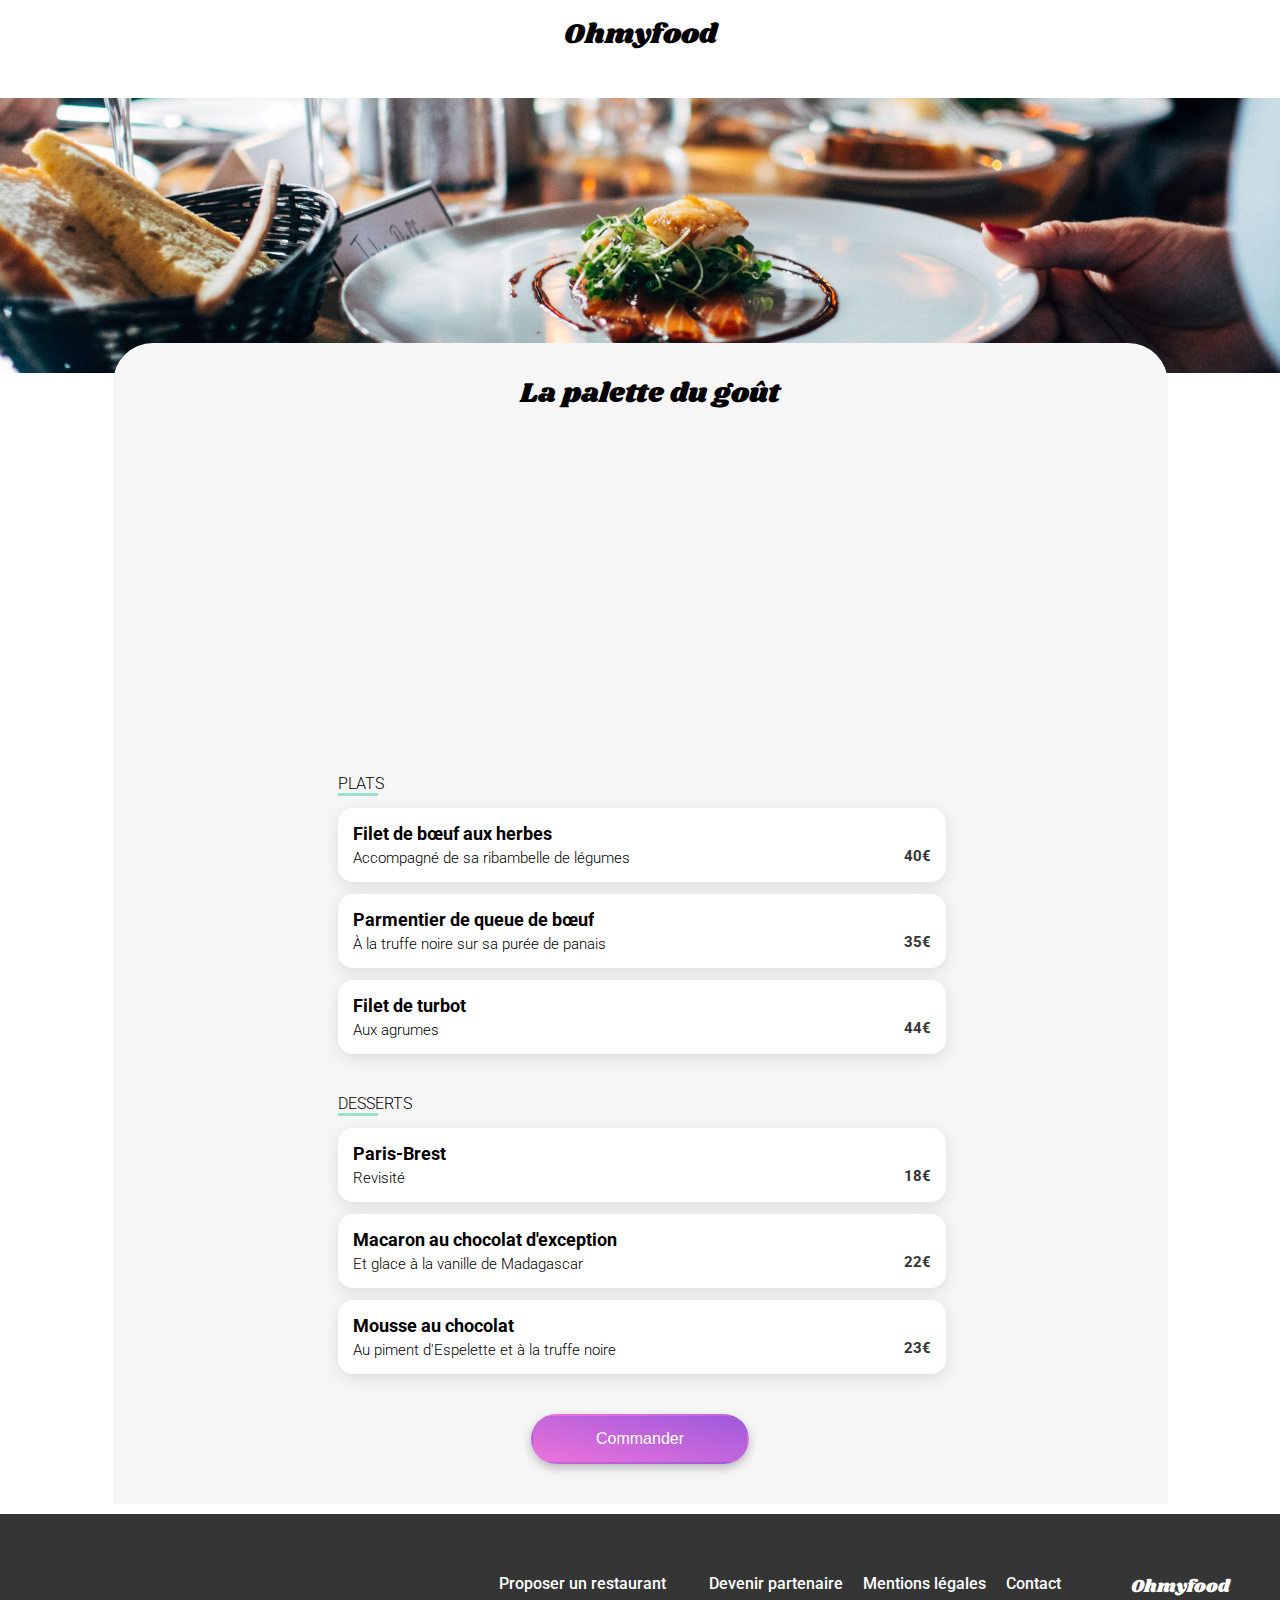
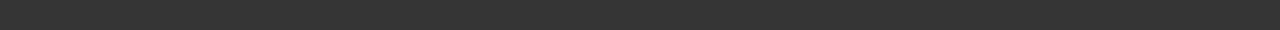
<file: La_palette_du_gout.html>
<!DOCTYPE html>
<html lang="fr">

<head>
    <meta charset="UTF-8">
    <meta name="viewport" content="width=device-width, initial-scale=1.0">
    <title>La palette du goût</title>
    <link rel="preconnect" href="https://fonts.googleapis.com">
    <link rel="preconnect" href="https://fontawesome.com">
    <link rel="preconnect" href="https://fonts.gstatic.com" crossorigin>
    <link href="https://fonts.googleapis.com/css2?family=Roboto&display=swap" rel="stylesheet">
    <link href="https://fonts.googleapis.com/css2?family=Roboto&family=Shrikhand&display=swap" rel="stylesheet">

    <link rel="stylesheet" href="https://cdnjs.cloudflare.com/ajax/libs/font-awesome/6.2.1/css/all.min.css"
        integrity="sha512-MV7K8+y+gLIBoVD59lQIYicR65iaqukzvf/nwasF0nqhPay5w/9lJmVM2hMDcnK1OnMGCdVK+iQrJ7lzPJQd1w=="
        crossorigin="anonymous" referrerpolicy="no-referrer" />
    <link rel="stylesheet" href="style1.css">
</head>

<body>
<header>
   
    <div class="header1">
      <a href="index.html">
    <i class="fa-solid fa-arrow-right fa-rotate-180 fa-xl" ></i>
      </a>
      
    <h1>Ohmyfood</h1>
    </div>

</header>
<main>
    <section class="Menu">
           
            <img src="images/restaurants/jay.jpg" alt="assiette">
            

        <div class="cards">

            <article class="title">
              <h2>La palette du goût</h2>

              <div class="title-hearts">
              <i class="fa-solid fa-heart "></i>
              <i class="fa-regular fa-heart"></i>
              </div>

            </article>
      <div class="menu-max">
               <div class="entree">

                 <h3>ENTRÉE</h3>

                  <div class="card-price">

                       <div class="check">
                        <i class="fa-solid fa-circle-check"></i>
                       </div>

                    <div class="card-content">

                         <div class="ellipsis-h4">
                            <h4>Fricassée d'escargots</h4>
                            <p>o</p>
                         </div>
                

                          <div class="subtitle">
                               <p>Au piment d'Espelette </p>
                               <span>25€</span>
                          </div>
                
                    </div>
               

                 </div>

                 <div class="card-price">

                       <div class="check">
                             <i class="fa-solid fa-circle-check"></i>
                       </div>
               

                       <div class="card-content">

                            <div class="ellipsis-h4">
                                 <h4>Foie gras de canard mi-cuit</h4>
                                 <p>o</p>
                            </div>
                            <div class="subtitle">
                                 <p>Et ses copeaux de truffe noire </p><span>35€</span>
                            </div>
 
                       </div>
 
                 </div>

                 <div class="card-price">

                       <div class="check">
                             <i class="fa-solid fa-circle-check"></i>
                       </div>
               

                       <div class="card-content">

                               <div class="ellipsis-h4">
                                   <h4>Œuf au plat</h4>
                                   <p>o</p>
                               </div>
                               <div class="subtitle">
                                    <p>Assaisonné à la truffe sur lit de caviar </p><span>20€</span>
                               </div>
 
                       </div>
                 </div>
             </div>

            <div class="plats">

                   <h3>PLATS</h3>
                   <div class="card-price">

                      <div class="check">
                            <i class="fa-solid fa-circle-check"></i>
                      </div>
               

                      <div class="card-content">

                             <div class="ellipsis-h4">
                                 <h4>Filet de bœuf aux herbes</h4>
                                 <p>o</p>
                             </div>

                             <div class="subtitle">
                                 <p>Accompagné de sa ribambelle de légumes </p><span>40€</span>
                            </div>
 
                      </div>
 
                  </div>

                  <div class="card-price">
                            <div class="check">
                                <i class="fa-solid fa-circle-check"></i>
                            </div>
               

                            <div class="card-content">

                               <div class="ellipsis-h4">
                                    <h4>Parmentier de queue de bœuf</h4>
                                    <p>o</p>
                               </div>

                               <div class="subtitle">
                                    <p>À la truffe noire sur sa purée de panais </p><span>35€</span>
                               </div>
 
                            </div>
 
                  </div>

                  <div class="card-price">

                          <div class="check">
                               <i class="fa-solid fa-circle-check"></i>
                          </div>
               

                           <div class="card-content">

                                  <div class="ellipsis-h4">
                                        <h4>Filet de turbot</h4>
                                        <p>o</p>
                                  </div>

                                  <div class="subtitle">
                                        <p>Aux agrumes </p><span>44€</span>
                                 </div>
 
                           </div>
 
                  </div>

             <div class="desserts">
                      <h3>DESSERTS</h3>

              <div class="card-price">
                <div class="check">
                   <i class="fa-solid fa-circle-check"></i>
                </div>
               

                <div class="card-content">

                    <div class="ellipsis-h4">
                        <h4>Paris-Brest</h4>
                        <p>o</p>
                    </div>

                    <div class="subtitle">
                        <p>Revisité </p><span>18€</span>
                    </div>
 
                </div>
 
             </div>

             <div class="card-price">

                <div class="check">
                   <i class="fa-solid fa-circle-check"></i>
                </div>
               

                <div class="card-content">

                   <div class="ellipsis-h4">
                      <h4>Macaron au chocolat d'exception</h4>
                      <p>o</p>
                   </div>

                    <div class="subtitle">
                        <p>Et glace à la vanille de Madagascar </p><span>22€</span>
                    </div>
 
                </div>
 
             </div>
             <div class="card-price">

                <div class="check">
                    <i class="fa-solid fa-circle-check"></i>
                </div>
               

                 <div class="card-content">
                   <div class="ellipsis-h4">
                        <h4>Mousse au chocolat</h4>
                        <p>o</p>
                   </div>
                    <div class="subtitle">
                        <p>Au piment d'Espelette et à la truffe noire </p><span>23€</span>
                    </div>
 
                 </div>
 
             </div>
          </div>
       </div>
   </div>

              <div class="BtCommand">
                  <button>Commander</button>
              </div>
        </div>

    </section>

</main>

<footer>

        
    <div class="footer-list">
     <h5>Ohmyfood</h5>
         
         <div class="list">
                <i class="fa-solid fa-utensils" style="color: #ffffff;"></i>
                <h6>Proposer un restaurant</h6>
         </div>
         <div class="list">
             <i class="fa-solid fa-handshake fa-xs" style="color: #ffffff;"> </i>  
                 <h6>Devenir partenaire</h6>

         </div>
         <h6>Mentions légales</h6>
         <h6>Contact</h6>

        

    </div>

 </footer>


</body>
</html>
</file>
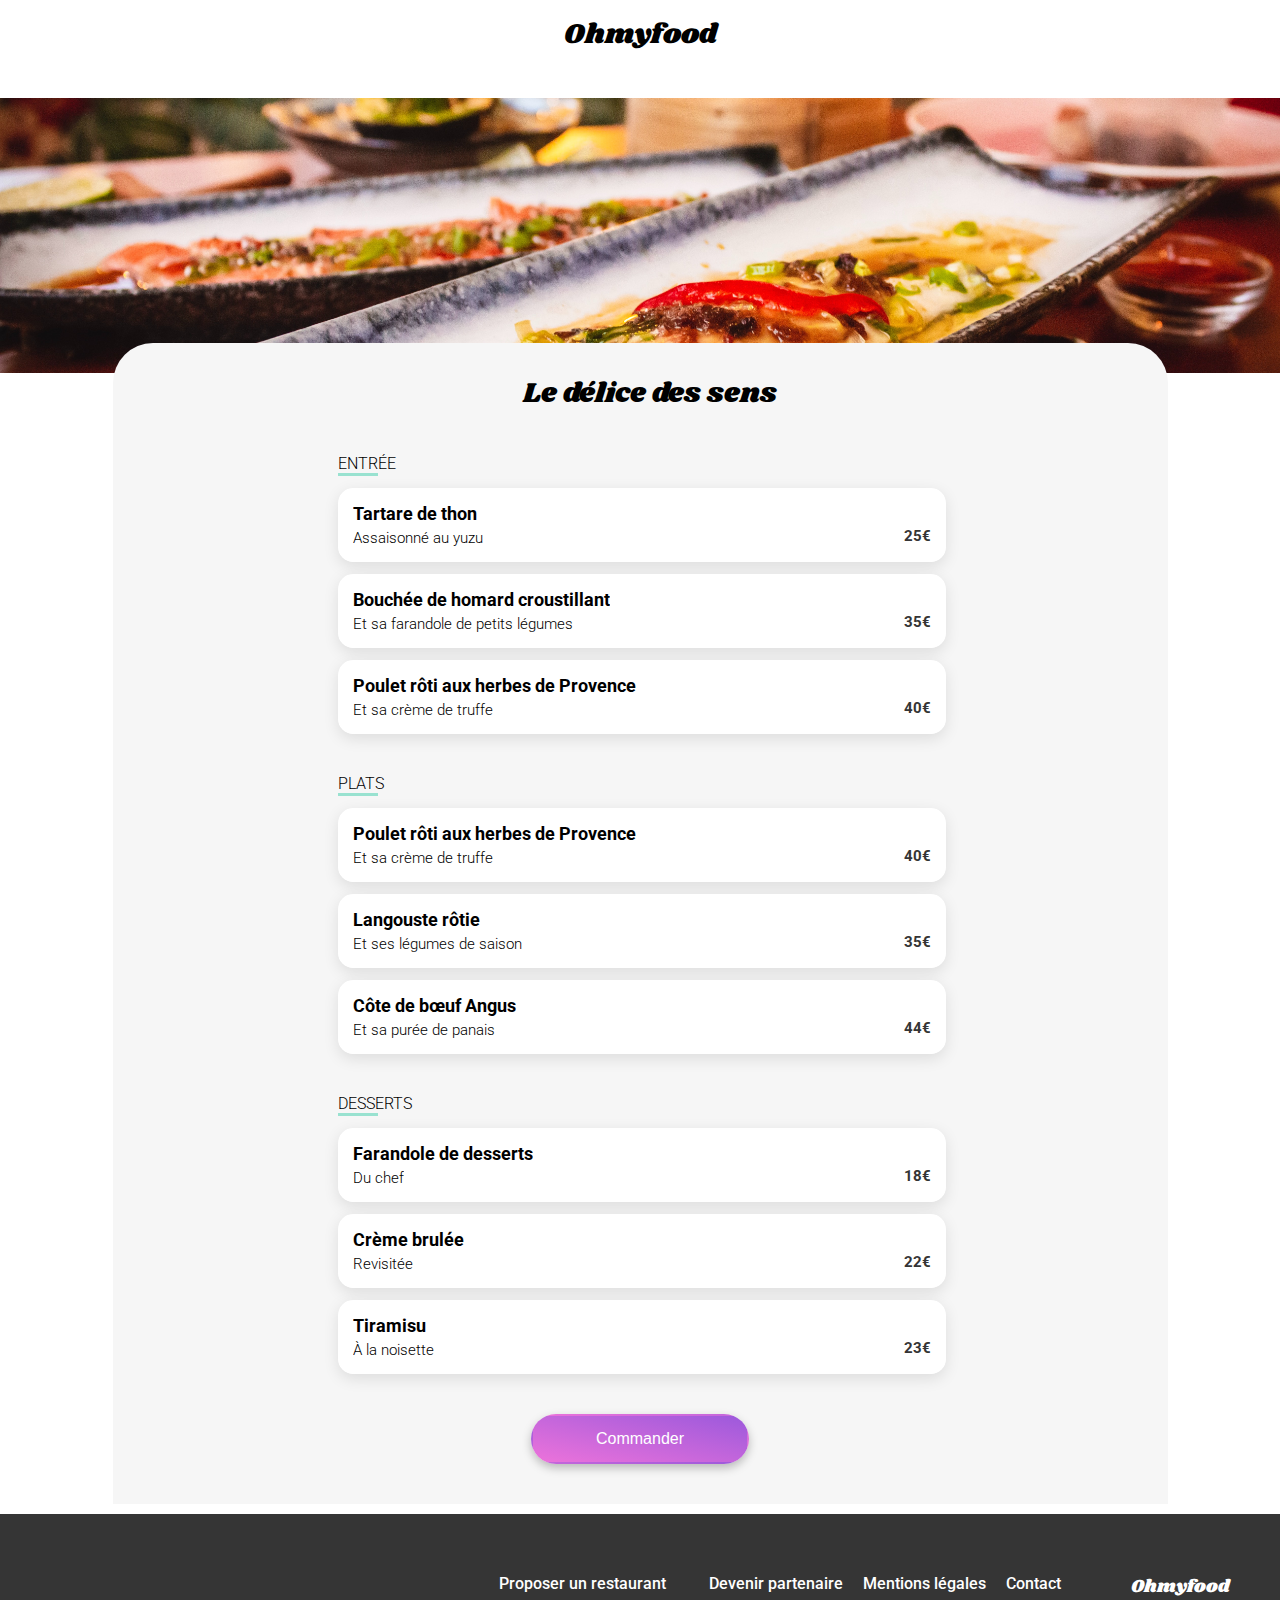
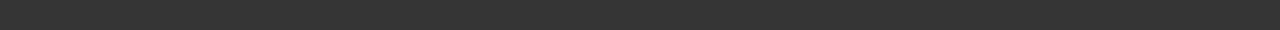
<file: Le délice des sens.html>
<!DOCTYPE html>
<html lang="fr">

<head>
    <meta charset="UTF-8">
    <meta name="viewport" content="width=device-width, initial-scale=1.0">
    <title>La palette du goût</title>
    <link rel="preconnect" href="https://fonts.googleapis.com">
    <link rel="preconnect" href="https://fontawesome.com">
    <link rel="preconnect" href="https://fonts.gstatic.com" crossorigin>
    <link href="https://fonts.googleapis.com/css2?family=Roboto&display=swap" rel="stylesheet">
    <link href="https://fonts.googleapis.com/css2?family=Roboto&family=Shrikhand&display=swap" rel="stylesheet">

    <link rel="stylesheet" href="https://cdnjs.cloudflare.com/ajax/libs/font-awesome/6.2.1/css/all.min.css"
        integrity="sha512-MV7K8+y+gLIBoVD59lQIYicR65iaqukzvf/nwasF0nqhPay5w/9lJmVM2hMDcnK1OnMGCdVK+iQrJ7lzPJQd1w=="
        crossorigin="anonymous" referrerpolicy="no-referrer" />
    <link rel="stylesheet" href="style1.css">
</head>

<body>
<header>
   
    <div class="header1">
      <a href="index.html">
    <i class="fa-solid fa-arrow-right fa-rotate-180 fa-xl" ></i>
      </a>
      
    <h1>Ohmyfood</h1>
    </div>

</header>
<main>
    <section class="Menu">
           
            <img src="images/restaurants/louis.jpg" alt="assiettes">
            

        <div class="cards">

            <article class="title">
              <h2>Le délice des sens</h2>

              <div class="title-hearts">
              <i class="fa-solid fa-heart "></i>
              <i class="fa-regular fa-heart"></i>
              </div>

            </article>

      <div class="menu-max">

            <h3>ENTRÉE</h3>

            <div class="card-price">

               <div class="check">
                  <i class="fa-solid fa-circle-check"></i>
               </div>
               

               <article class="card-content">
                  <div class="ellipsis-h4">
                      <h4>Tartare de thon</h4>
                      <p>o</p>
                  </div>
                
                  <div class="subtitle">
                     <p>Assaisonné au yuzu</p>      
                     <span>25€</span>
                  </div>
                
               </article>
               

            </div>

            <div class="card-price">

               <div class="check">
                  <i class="fa-solid fa-circle-check"></i>
               </div>
               
                <article class="card-content">

                  <div class="ellipsis-h4">
                       <h4>Bouchée de homard croustillant</h4>
                       <p>o</p>
                  </div>
                  <div class="subtitle">
                      <p>Et sa farandole de petits légumes</p><span>35€</span>
                  </div>
 
                </article>
 
             </div>

             <div class="card-price">
               <div class="check">
                  <i class="fa-solid fa-circle-check"></i>
               </div>
               

                <article class="card-content">
                  <div class="ellipsis-h4">
                       <h4>Poulet rôti aux herbes de Provence</h4>
                       <p>o</p>
                  </div>
                  <div class="subtitle">
                      <p>Et sa crème de truffe</p><span>40€</span>
                  </div>
 
                </article>
 
             </div>

             <h3>PLATS</h3>
             <div class="card-price">
               <div class="check">
                  <i class="fa-solid fa-circle-check"></i>
               </div>
               <div class="check-hidden"></div>

                <article class="card-content">
                  <div class="ellipsis-h4">
                     <h4>Poulet rôti aux herbes de Provence</h4>
                     <p>o</p>
                  </div>
                 <div class="subtitle">
                     <p>Et sa crème de truffe</p><span>40€</span>
                 </div>
 
                </article>
 
             </div>

             <div class="card-price">
               <div class="check">
                  <i class="fa-solid fa-circle-check"></i>
               </div>
               <div class="check-hidden"></div>

                <article class="card-content">
                  <div class="ellipsis-h4">
                     <h4>Langouste rôtie</h4>
                     <p>o</p>
                  </div>
                 <div class="subtitle">
                     <p>Et ses légumes de saison</p><span>35€</span>
                 </div>
 
                </article>
 
             </div>

             <div class="card-price">
               <div class="check">
                  <i class="fa-solid fa-circle-check"></i>
               </div>
               <div class="check-hidden"></div>

                <article class="card-content">
                  <div class="ellipsis-h4">
                     <h4>Côte de bœuf Angus</h4>
                     <p>o</p>
                  </div>
                 <div class="subtitle">
                     <p>Et sa purée de panais</p><span>44€</span>
                 </div>
 
                </article>
 
             </div>

             <h3>DESSERTS</h3>

             <div class="card-price">
               <div class="check">
                  <i class="fa-solid fa-circle-check"></i>
               </div>
               <div class="check-hidden"></div>

                <article class="card-content">
                  <div class="ellipsis-h4">
                     <h4>Farandole de desserts</h4>
                     <p>o</p>
                  </div>
                 <div class="subtitle">
                 <p>Du chef</p><span>18€</span>
                 </div>
 
                </article>
 
             </div>

             <div class="card-price">
               <div class="check">
                  <i class="fa-solid fa-circle-check"></i>
               </div>
               <div class="check-hidden"></div>

                <article class="card-content">
                  <div class="ellipsis-h4">
                      <h4>Crème brulée</h4>
                      <p>o</p>
                  </div>
                 <div class="subtitle">
                 <p>Revisitée</p><span>22€</span>
                 </div>
 
                </article>
 
             </div>
             <div class="card-price">

               <div class="check">
                  <i class="fa-solid fa-circle-check"></i>
               </div>
               <div class="check-hidden"></div>

                <article class="card-content">
                  <div class="ellipsis-h4">
                      <h4>Tiramisu</h4>
                      <p>o</p>
                  </div>
                  <div class="subtitle">
                      <p>À la noisette</p><span>23€</span>
                  </div>
 
                </article>
 
             </div>
        </div>
              <div class="BtCommand">
                   <button>Commander</button>
              </div>
    </div>

</section>

</main>

<footer>

        
    <div class="footer-list">
     <h5>Ohmyfood</h5>
         
         <div class="list">
                <i class="fa-solid fa-utensils" style="color: #ffffff;"></i>
                <h6>Proposer un restaurant</h6>
         </div>
         <div class="list">
             <i class="fa-solid fa-handshake fa-xs" style="color: #ffffff;"> </i>  
                 <h6>Devenir partenaire</h6>

         </div>
         <h6>Mentions légales</h6>
         <h6>Contact</h6>

        

    </div>

 </footer>


</body>
</html>
</file>
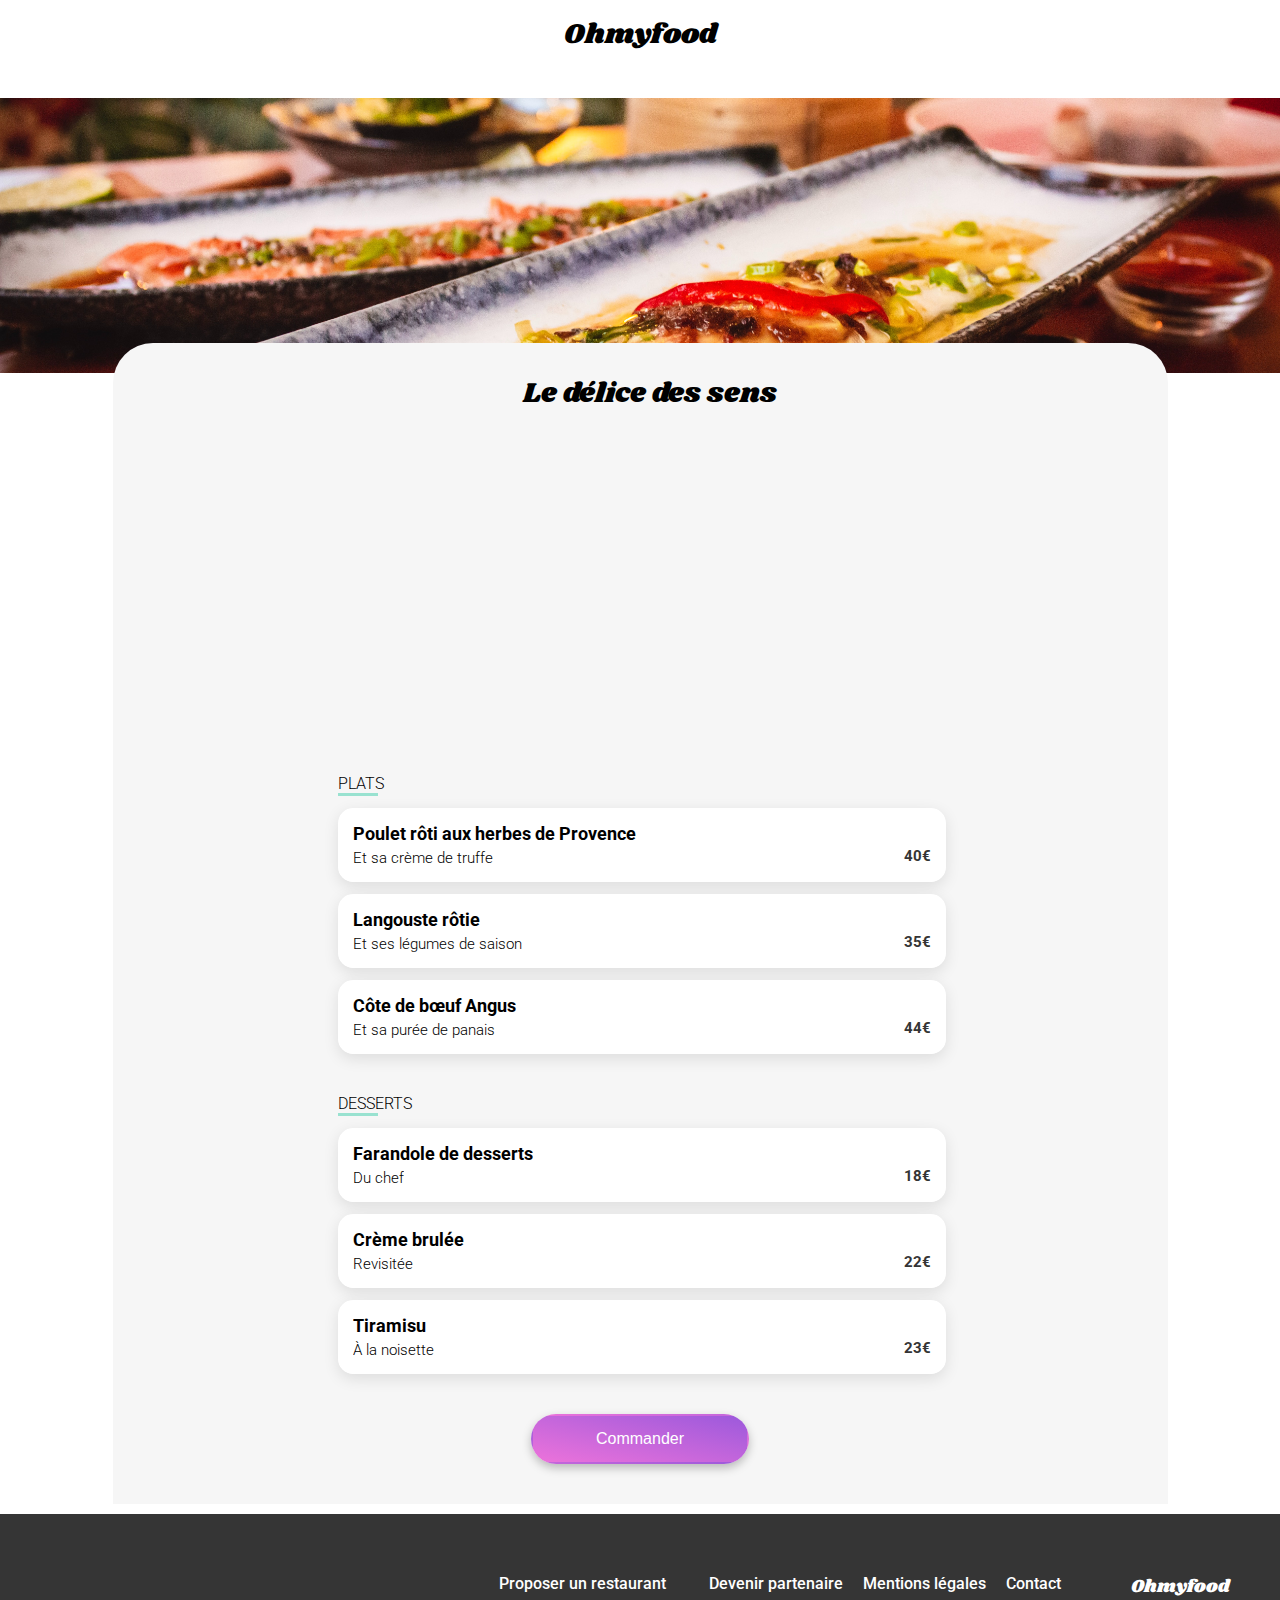
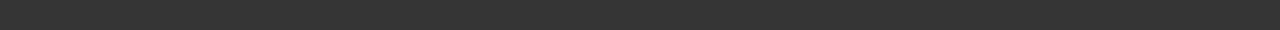
<file: Le_délice_des_sens.html>
<!DOCTYPE html>
<html lang="fr">

<head>
    <meta charset="UTF-8">
    <meta name="viewport" content="width=device-width, initial-scale=1.0">
    <title>Le délice des sens</title>
    <link rel="preconnect" href="https://fonts.googleapis.com">
    <link rel="preconnect" href="https://fontawesome.com">
    <link rel="preconnect" href="https://fonts.gstatic.com" crossorigin>
    <link href="https://fonts.googleapis.com/css2?family=Roboto&display=swap" rel="stylesheet">
    <link href="https://fonts.googleapis.com/css2?family=Roboto&family=Shrikhand&display=swap" rel="stylesheet">

    <link rel="stylesheet" href="https://cdnjs.cloudflare.com/ajax/libs/font-awesome/6.2.1/css/all.min.css"
        integrity="sha512-MV7K8+y+gLIBoVD59lQIYicR65iaqukzvf/nwasF0nqhPay5w/9lJmVM2hMDcnK1OnMGCdVK+iQrJ7lzPJQd1w=="
        crossorigin="anonymous" referrerpolicy="no-referrer" />
    <link rel="stylesheet" href="style1.css">
</head>

<body>
<header>
   
    <div class="header1">
      <a href="index.html">
    <i class="fa-solid fa-arrow-right fa-rotate-180 fa-xl" ></i>
      </a>
      
    <h1>Ohmyfood</h1>
    </div>

</header>
<main>
    <section class="Menu">
           
            <img src="images/restaurants/louis.jpg" alt="assiettes">
            

      <div class="cards">

            <article class="title">
              <h2>Le délice des sens</h2>

              <div class="title-hearts">
              <i class="fa-solid fa-heart "></i>
              <i class="fa-regular fa-heart"></i>
              </div>

            </article>

   <div class="menu-max">

      <div class="entree">

            <h3>ENTRÉE</h3>

            <div class="card-price">

               <div class="check">
                  <i class="fa-solid fa-circle-check"></i>
               </div>
               

               <div class="card-content">
                  <div class="ellipsis-h4">
                      <h4>Tartare de thon</h4>
                      <p>o</p>
                  </div>
                
                  <div class="subtitle">
                     <p>Assaisonné au yuzu</p>      
                     <span>25€</span>
                  </div>
                
               </div>
               

            </div>

            <div class="card-price">

               <div class="check">
                  <i class="fa-solid fa-circle-check"></i>
               </div>
               
                <div class="card-content">

                   <div class="ellipsis-h4">
                       <h4>Bouchée de homard croustillant</h4>
                       <p>o</p>
                   </div>
                   <div class="subtitle">
                      <p>Et sa farandole de petits légumes</p><span>35€</span>
                   </div>
 
                </div>
 
             </div>

             <div class="card-price">
                  <div class="check">
                       <i class="fa-solid fa-circle-check"></i>
                  </div>
               

                <div class="card-content">
                       <div class="ellipsis-h4">
                             <h4>Poulet rôti aux herbes de Provence</h4>
                             <p>o</p>
                       </div>
                       <div class="subtitle">
                           <p>Et sa crème de truffe</p><span>40€</span>
                       </div>
 
                </div>
 
             </div>
        </div>

         <div class="plats">

              <h3>PLATS</h3>

              <div class="card-price">

                  <div class="check">
                     <i class="fa-solid fa-circle-check"></i>
                  </div>
               

                <div class="card-content">
                  <div class="ellipsis-h4">
                     <h4>Poulet rôti aux herbes de Provence</h4>
                     <p>o</p>
                  </div>
                 <div class="subtitle">
                     <p>Et sa crème de truffe</p><span>40€</span>
                 </div>
 
                </div>
 
             </div>

             <div class="card-price">
                   <div class="check">
                       <i class="fa-solid fa-circle-check"></i>
                   </div>
               

                <div class="card-content">

                    <div class="ellipsis-h4">
                        <h4>Langouste rôtie</h4>
                        <p>o</p>
                    </div>
                    <div class="subtitle">
                         <p>Et ses légumes de saison</p><span>35€</span>
                    </div>
 
                </div>
 
             </div>

             <div class="card-price">

                <div class="check">
                   <i class="fa-solid fa-circle-check"></i>
                </div>
               

                <div class="card-content">
                     <div class="ellipsis-h4">
                           <h4>Côte de bœuf Angus</h4>
                           <p>o</p>
                     </div>
                     <div class="subtitle">
                          <p>Et sa purée de panais</p><span>44€</span>
                     </div>
 
                </div>
 
             </div>
         </div>

         <div class="desserts">

                    <h3>DESSERTS</h3>

               <div class="card-price">
                           <div class="check">
                                <i class="fa-solid fa-circle-check"></i>
                           </div>
               

                 <div class="card-content">
                     <div class="ellipsis-h4">
                            <h4>Farandole de desserts</h4>
                            <p>o</p>
                     </div>
                     <div class="subtitle">
                           <p>Du chef</p><span>18€</span>
                     </div>
 
                 </div>
 
             </div>

             <div class="card-price">
                  <div class="check">
                      <i class="fa-solid fa-circle-check"></i>
                  </div>
               

                <div class="card-content">
                      <div class="ellipsis-h4">
                          <h4>Crème brulée</h4>
                          <p>o</p>
                      </div>
                      <div class="subtitle">
                           <p>Revisitée</p><span>22€</span>
                      </div>
 
                </div>
 
             </div>
             <div class="card-price">

                  <div class="check">
                       <i class="fa-solid fa-circle-check"></i>
                  </div>
               

                <div class="card-content">
                      <div class="ellipsis-h4">
                           <h4>Tiramisu</h4>
                           <p>o</p>
                      </div>
                       <div class="subtitle">
                             <p>À la noisette</p><span>23€</span>
                       </div>
 
                </div>
 
             </div>
        </div>
     </div>
   
              <div class="BtCommand">
                   <button>Commander</button>
              </div>
    </div>

</section>

</main>

<footer>

        
    <div class="footer-list">
     <h5>Ohmyfood</h5>
         
         <div class="list">
                <i class="fa-solid fa-utensils" style="color: #ffffff;"></i>
                <h6>Proposer un restaurant</h6>
         </div>
         <div class="list">
             <i class="fa-solid fa-handshake fa-xs" style="color: #ffffff;"> </i>  
                 <h6>Devenir partenaire</h6>

         </div>
         <h6>Mentions légales</h6>
         <h6>Contact</h6>

        

    </div>

 </footer>


</body>
</html>
</file>
<file: styles.css>
* {
  font-family: "Roboto", sans-serif;
}

body {
  padding: 0;
  display: flex;
  justify-content: center;
  width: 100%;
  flex-direction: column;
  margin: 0 auto;
}

/*Header*/
.logo img {
  display: flex;
  height: 36px;
  margin-top: 14px;
  margin-left: 89px;
  padding-right: 89px;
}

.logo {
  display: flex;
  justify-content: center;
  padding-bottom: 13px;
  width: 100%;
}

.logo i {
  color: #515152;
  width: 30px;
  margin-left: 17px;
  display: none;
}

.location {
  display: flex;
  gap: 17px;
  align-items: center;
  justify-content: center;
  background: var(--Grey-2, #EAEAEA);
  height: 50px;
  width: 100%;
}

.location input {
  display: flex;
  justify-content: center;
  background: var(--Grey-2, #EAEAEA);
  outline: none;
  border-color: transparent;
}

/*Main*/
.title-home {
  display: flex;
  flex-direction: column;
  justify-content: center;
  background: var(--Background, #F6F6F6);
  height: 300px;
}

h1 {
  color: #000;
  text-align: center;
  font-size: 24px;
  font-weight: 700;
  padding-left: 42px;
  padding-right: 58px;
}

h2 {
  text-align: center;
  font-size: 18px;
  font-weight: 300;
  padding-left: 34px;
  padding-right: 26px;
  font-family: Roboto;
}

.BtExplore button {
  display: flex;
  align-items: center;
  justify-content: center;
  border-radius: 25px;
  background: var(--Button-Gradient, linear-gradient(193deg, #9356DC -11.44%, #FF79DA 123.93%));
  border-color: transparent;
  /* Shadow/Button */
  box-shadow: 0px 4px 10px 0px rgba(0, 0, 0, 0.25);
  width: 218px;
  height: 50px;
  /* Button text*/
  color: var(--White, #FFF);
  font-size: 16px;
  font-weight: 500;
  cursor: pointer;
}

.BtExplore {
  display: flex;
  justify-content: center;
  cursor: pointer;
  transition-property: opacity;
  transition-duration: 600ms;
}
.BtExplore:hover {
  opacity: 0.7;
}

/*Section fonctionnement*/
.fa-list, .fa-mobile-screen-button {
  color: #7E7E7E;
}

.fa-store {
  color: #9356dc;
}

.Fonction {
  margin: 0px;
  padding: 20px;
  background-color: white;
}

.BtFonction {
  display: flex;
  flex-direction: column;
  gap: 20px;
  padding: 10px;
}

.Group {
  display: flex;
  gap: 28px;
  align-items: center;
  border-radius: 20px;
  background: var(--Background, #F6F6F6);
  padding-left: 0px;
  box-shadow: 0px 4px 15px 0px rgba(0, 0, 0, 0.15);
  height: 73px;
  cursor: pointer;
}

.Group span {
  display: flex;
  position: relative;
  right: 15px;
  justify-content: center;
  align-items: center;
  border-radius: 50px;
  background-color: var(--Primary, #9356DC);
  color: var(--White, #FFF);
  font-size: 14.182px;
  font-weight: 500;
  width: 24px;
  height: 24px;
}

/* section Restaurant */
h4, p {
  margin: 5px;
}

.Restaurant {
  display: flex;
  flex-direction: column;
  background: var(--Background, #F6F6F6);
  gap: 18px;
  box-sizing: border-box;
  padding: 20px;
  width: 100%;
}
.Restaurant a {
  text-decoration: none;
  color: initial;
}

.card-content {
  display: flex;
  position: relative;
  flex-direction: column;
  box-shadow: 0px 4px 15px 0px rgba(0, 0, 0, 0.1);
  border-radius: 15px;
  box-sizing: border-box;
  cursor: pointer;
  margin-bottom: 20px;
}
.card-content img {
  display: flex;
  height: 231px;
  border-top-left-radius: 15px;
  border-top-right-radius: 15px;
  box-sizing: border-box;
  -o-object-fit: cover;
     object-fit: cover;
}
.card-content span {
  display: flex;
  position: absolute;
  right: 15px;
  top: 15px;
  background-color: #99E2D0;
  font-size: 14px;
  align-items: center;
  justify-content: center;
  width: 80px;
  height: 29px;
  color: #008766;
}
.card-content .fa-regular {
  position: absolute;
  bottom: 25px;
  right: 35px;
  font-size: 30px;
  transition: 0.5s;
}
.card-content .fa-solid {
  position: absolute;
  bottom: 25px;
  right: 35px;
  font-size: 30px;
  transition: 0.5s;
  opacity: 0;
  -webkit-text-fill-color: transparent;
  background: -webkit-linear-gradient(#FF79DA, #9356DC);
  -webkit-background-clip: text;
}
.card-content-hearts:hover .fa-solid {
  opacity: 1;
}
.card-content-hearts:hover .fa-regular {
  opacity: 0;
}

.card-text {
  display: flex;
  flex-direction: column;
  padding-bottom: 12px;
  padding-left: 13px;
  padding-top: 20px;
}

/*Footer*/
.footer-list {
  background: var(--Grey, #353535);
  display: flex;
  width: 100%;
  padding: 22px 0px 0px 22px;
  flex-direction: column;
  align-items: flex-start;
  box-sizing: border-box;
}

h5 {
  color: var(--White, #FFF);
  font-family: Shrikhand;
  font-size: 18px;
  font-style: normal;
  font-weight: 400;
  line-height: normal;
  margin-bottom: 16px;
  margin-top: 0px;
}

h6 {
  color: #FFF;
  font-size: 16px;
  font-style: normal;
  font-weight: 500;
  margin: 0px;
  padding-bottom: 7px;
  cursor: pointer;
}

.list {
  display: flex;
  align-items: center;
  gap: 11px;
  cursor: pointer;
}
.list .fa-handshake {
  position: relative;
  width: 11.918px;
  transform: rotate(-45deg);
  margin: 0px;
  left: 1px;
  font-size: 11px;
  bottom: 3px;
}

.fa-utensils {
  position: relative;
  font-size: 13px;
  bottom: 2px;
}

.spinner {
  position: absolute;
  border: 16px solid #d5d3d3;
  border-top: 16px solid #3498db;
  border-radius: 50%;
  width: 60px;
  height: 60px;
  animation: spin 1s linear infinite;
}

.loader {
  position: fixed;
  height: 100vh;
  width: 100vw;
  background: white;
  z-index: 2;
  top: 0;
  display: flex;
  justify-content: center;
  align-items: center;
  animation: loader 1s linear both;
}

@keyframes loader {
  99% {
    z-index: 2;
  }
  100% {
    z-index: -1;
  }
}
@keyframes spin {
  0% {
    transform: rotate(0deg);
  }
  100% {
    transform: rotate(360deg);
  }
}
@media (min-width: 1024px) {
  .title-home {
    background-color: #F6F6F6;
    gap: 30px;
  }
  h1 {
    font-size: 40px;
    font-weight: 700;
    margin: 0;
    margin-top: 30px;
  }
  .BtExplore {
    margin-bottom: 30px;
  }
  /*Section Fonctionnement*/
  .Fonction {
    padding: 50px 180px;
  }
  h3 {
    margin: 0px;
    margin-bottom: 10px;
  }
  .BtFonction {
    display: flex;
    flex-direction: row;
  }
  .Group {
    width: 100%;
  }
  /* Section Restaurants*/
  .Restaurant {
    padding-left: 180px;
    padding-right: 180px;
  }
  .Cards {
    display: grid;
    flex-wrap: wrap;
    grid-template-columns: repeat(2, 1fr);
    grid-template-rows: repeat(2, 1fr);
    gap: 50px 100px;
  }
  /*Footer*/
  .footer-list {
    flex-direction: row;
    justify-content: flex-end;
    gap: 20px;
    padding-top: 30px;
    padding-bottom: 30px;
  }
  h5 {
    order: 4;
    padding-left: 50px;
    padding-right: 50px;
    margin-bottom: 0;
    margin-top: 30px;
  }
  .list i {
    margin-bottom: 0;
    margin-top: 25px;
    font-size: 13px;
  }
  .list .fa-handshake {
    position: relative;
    margin-top: 20px;
    font-size: 11px;
    top: 2px;
  }
  h6 {
    margin-top: 30px;
  }
}/*# sourceMappingURL=styles.css.map */
</file>
<file: style1.css>
body {
  margin: 0;
  width: 100%;
}

a {
  text-decoration: none;
}

.header1 {
  display: flex;
  justify-content: center;
  padding-top: 14px;
  padding-bottom: 13px;
  gap: 42px;
}
.header1 a {
  display: flex;
  position: absolute;
  align-self: center;
  left: 17px;
  color: #353535;
}

h1 {
  display: flex;
  justify-self: center;
}

h1,
h2 {
  margin: 0;
  font-family: Shrikhand;
  font-size: 28px;
  font-weight: 400;
}

.menu-max {
  max-width: 635px;
  margin: 0 auto;
  width: 100%;
}

/*section Menu*/
.Menu img {
  -o-object-fit: cover;
     object-fit: cover;
  height: 275px;
  position: relative;
  top: 30px;
  width: 100%;
}

.title {
  display: flex;
  align-items: center;
  gap: 50px;
  padding-top: 30px;
  padding-left: 20px;
}
.title .fa-regular {
  position: absolute;
  transition: 0.5s;
  font-size: 30px;
  right: 30px;
}
.title .fa-solid {
  position: absolute;
  font-size: 31px;
  transition: 0.5s;
  opacity: 0;
  -webkit-text-fill-color: transparent;
  background: -webkit-linear-gradient(#FF79DA, #9356DC);
  -webkit-background-clip: text;
  right: 30px;
}
.title-hearts {
  display: flex;
  align-items: center;
}
.title-hearts:hover .fa-solid {
  opacity: 1;
}
.title-hearts:hover .fa-regular {
  opacity: 0;
}

.cards {
  position: absolute;
  background: #F6F6F6;
  border-top-right-radius: 40px;
  border-top-left-radius: 40px;
  width: 100%;
}
.cards .BtCommand {
  display: flex;
  justify-content: center;
  padding-top: 40px;
  margin-bottom: 40px;
}
.cards button {
  display: flex;
  align-items: center;
  justify-content: center;
  border-radius: 25px;
  background: var(--Button-Gradient, linear-gradient(193deg, #9356DC -11.44%, #FF79DA 123.93%));
  border-color: transparent;
  box-shadow: 0px 4px 10px 0px rgba(0, 0, 0, 0.25);
  width: 218px;
  height: 50px;
  color: var(--White, #FFF);
  font-size: 16px;
  font-weight: 500;
  cursor: pointer;
  transition-property: opacity;
  transition-duration: 600ms;
}
.cards button:hover {
  opacity: 0.7;
}

h3 {
  position: relative;
  font-family: Roboto;
  font-size: 16px;
  font-weight: 300;
  margin-top: 40px;
  margin-bottom: 0;
  border-bottom: 3px solid #99E2D0;
  width: 40px;
  margin-left: 15px;
}

/* Cards menu price*/
.card-price {
  margin: 12px 12px 0px 15px;
  position: relative;
  overflow: hidden;
  box-shadow: 0px 4.011px 15.043px 0px rgba(0, 0, 0, 0.1);
  border-radius: 15.043px;
}
.card-price:hover .ellipsis-h4 p {
  margin-right: 59px;
}
.card-price:hover .check {
  margin-right: 59px;
}
.card-price:hover span {
  margin-right: 59px;
}
.card-price .card-content {
  border-radius: 15.043px;
  background: var(--White, #FFF);
  padding: 15px;
}
.card-price .card-content .subtitle {
  display: flex;
  align-items: center;
  justify-content: space-between;
}
.card-price .card-content .subtitle span {
  color: #353535;
  font-family: Roboto;
  font-size: 15.043px;
  font-weight: 700;
  transition: margin 400ms ease-in-out;
  white-space: nowrap;
}
.card-price .card-content .subtitle p {
  font-weight: 300;
  font-size: 15px;
  font-family: Roboto;
  margin-top: 5px;
  margin-bottom: 0;
  white-space: nowrap;
  overflow: hidden;
  text-overflow: ellipsis;
}

h4 {
  margin: 0;
  font-size: 18px;
  font-family: Roboto;
  text-overflow: ellipsis;
  overflow: hidden;
  white-space: nowrap;
}

/* Animation check */
.check {
  background: #99E2D0;
  width: 59px;
  border-radius: 0px 15px 15px 0px;
  height: 75px;
  position: absolute;
  right: -59px;
  display: flex;
  justify-content: center;
  align-items: center;
  transition: margin 400ms ease-in-out;
}
.check i {
  -webkit-text-fill-color: white;
  font-size: 20px;
}

.ellipsis-h4 {
  display: flex;
  align-items: center;
  justify-content: space-between;
}
.ellipsis-h4 p {
  transition: margin 400ms ease-in-out;
  margin: 0;
  color: white;
}

/* Animation menu */
.entree {
  animation: dishes 1s both;
  opacity: 0;
}

.plats {
  animation: dishes 1s both;
  animation-delay: 0.5s;
}

.desserts {
  animation: dishes 1s both;
  animation-delay: 1s;
}

@keyframes dishes {
  0% {
    transform : translate(0, 50px);
    opacity: 0;
  }
  100% {
    transform : translate(0, 0);
    opacity: 1;
  }
}
/*Footer*/
footer {
  position: relative;
  bottom: -1162px;
}

.footer-list {
  background: var(--Grey, #353535);
  display: flex;
  width: 100%;
  padding: 22px 0px 0px 22px;
  flex-direction: column;
  align-items: flex-start;
  box-sizing: border-box;
}

h5 {
  color: var(--White, #FFF);
  font-family: Shrikhand;
  font-size: 18px;
  font-weight: 400;
  margin-bottom: 16px;
  margin-top: 0px;
}

h6 {
  color: #FFF;
  font-size: 16px;
  font-weight: 500;
  font-family: Roboto;
  margin: 0px;
  padding-bottom: 7px;
  cursor: pointer;
}

.list {
  display: flex;
  align-items: center;
  gap: 11px;
  cursor: pointer;
}

.list .fa-handshake {
  position: relative;
  width: 11.918px;
  transform: rotate(-45deg);
  margin: 0px;
  left: 1px;
  bottom: 4px;
  color: white;
}

.fa-utensils {
  position: relative;
  font-size: 13px;
  bottom: 4px;
  color: white;
}

/* Media*/
@media (min-width: 1024px) {
  .Menu {
    display: flex;
    flex-direction: column;
    align-items: center;
  }
  .cards {
    position: relative;
    display: flex;
    width: 1055px;
    flex-direction: column;
    align-content: center;
  }
  .card-price {
    padding: 0;
  }
  .title {
    display: flex;
    justify-content: center;
  }
  .title .title-hearts {
    position: absolute;
    right: 300px;
  }
  h3 {
    position: relative;
  }
  /*animation desktop*/
  .check {
    position: absolute;
  }
  /*Footer*/
  footer {
    position: relative;
    bottom: -10px;
  }
  .footer-list {
    flex-direction: row;
    justify-content: flex-end;
    gap: 20px;
    padding-top: 30px;
    padding-bottom: 30px;
  }
  h5 {
    order: 4;
    padding-left: 50px;
    padding-right: 50px;
    margin-bottom: 0;
    margin-top: 30px;
  }
  .list i {
    margin-bottom: 0;
    margin-top: 31px;
    font-size: 13px;
  }
  .list .fa-handshake {
    position: relative;
    margin-top: 20px;
    font-size: 11px;
    top: 2px;
  }
  h6 {
    margin-top: 30px;
  }
}/*# sourceMappingURL=style1.css.map */
</file>
